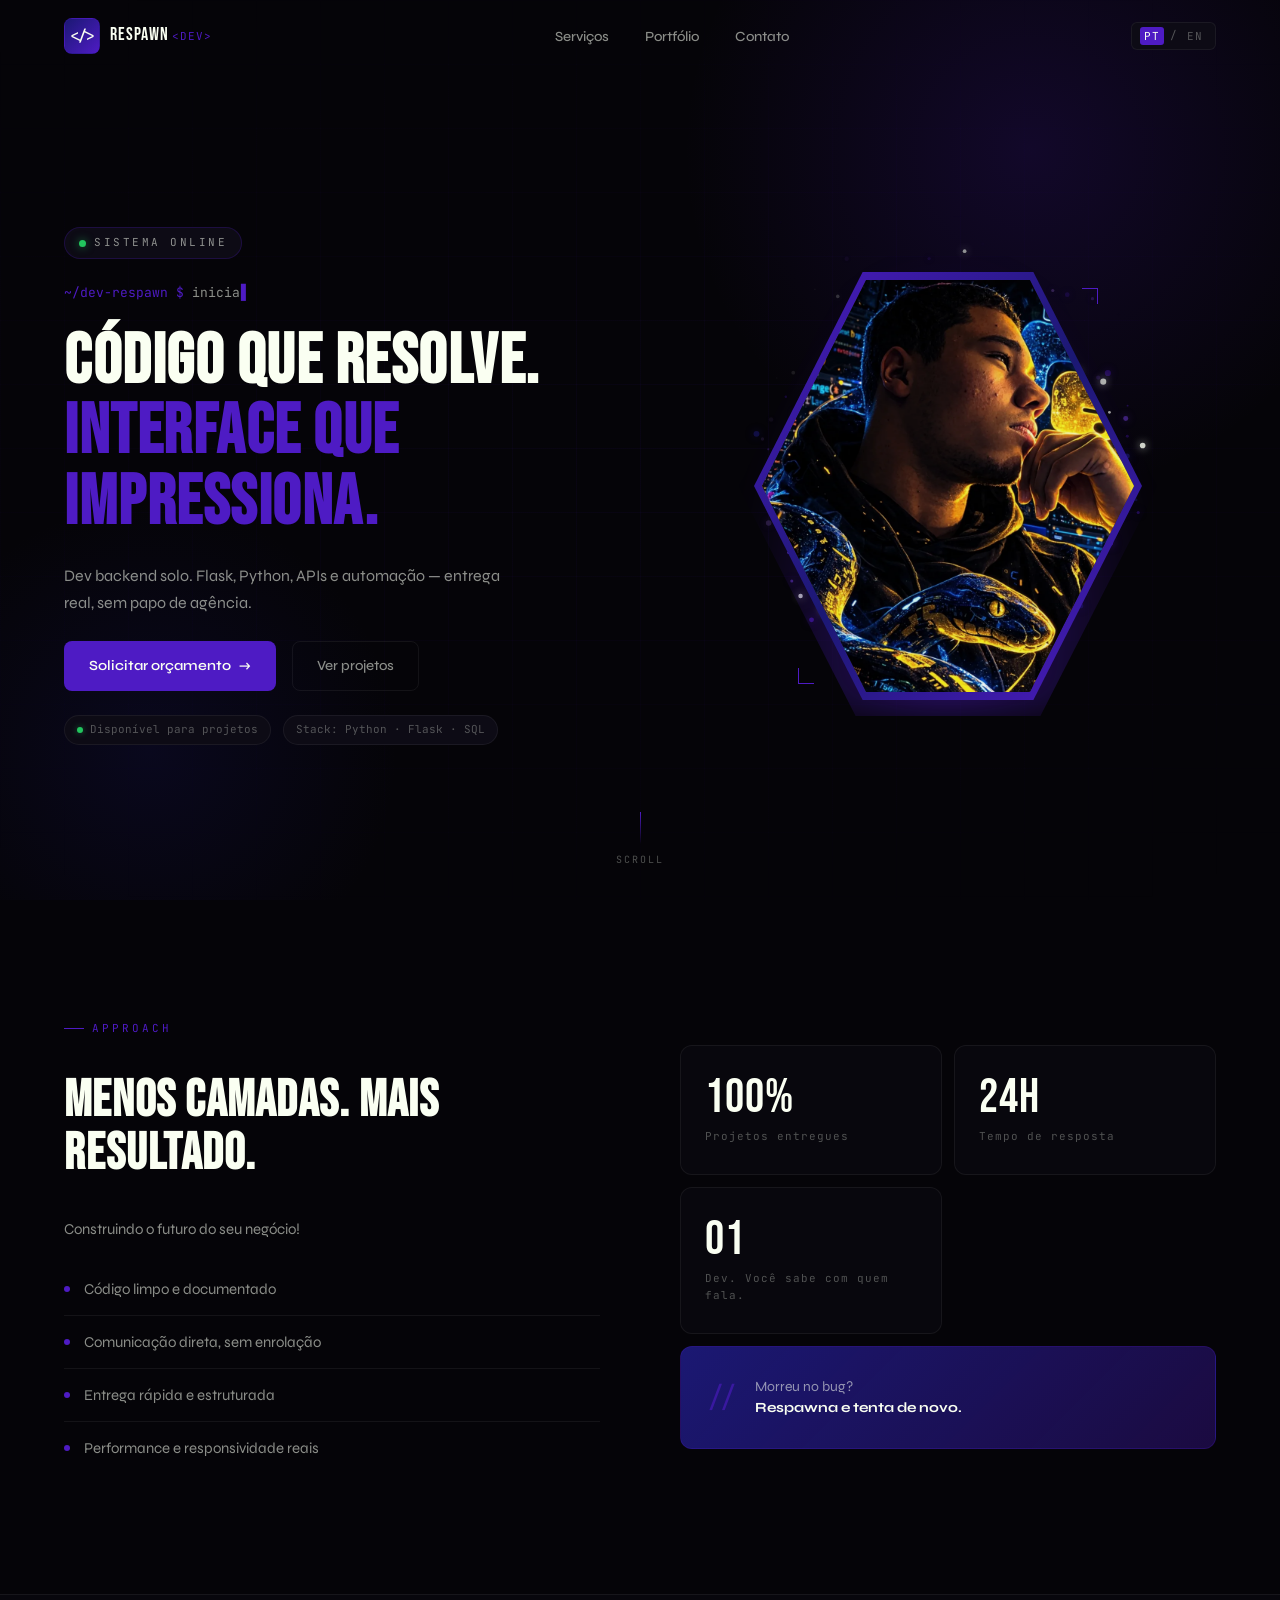
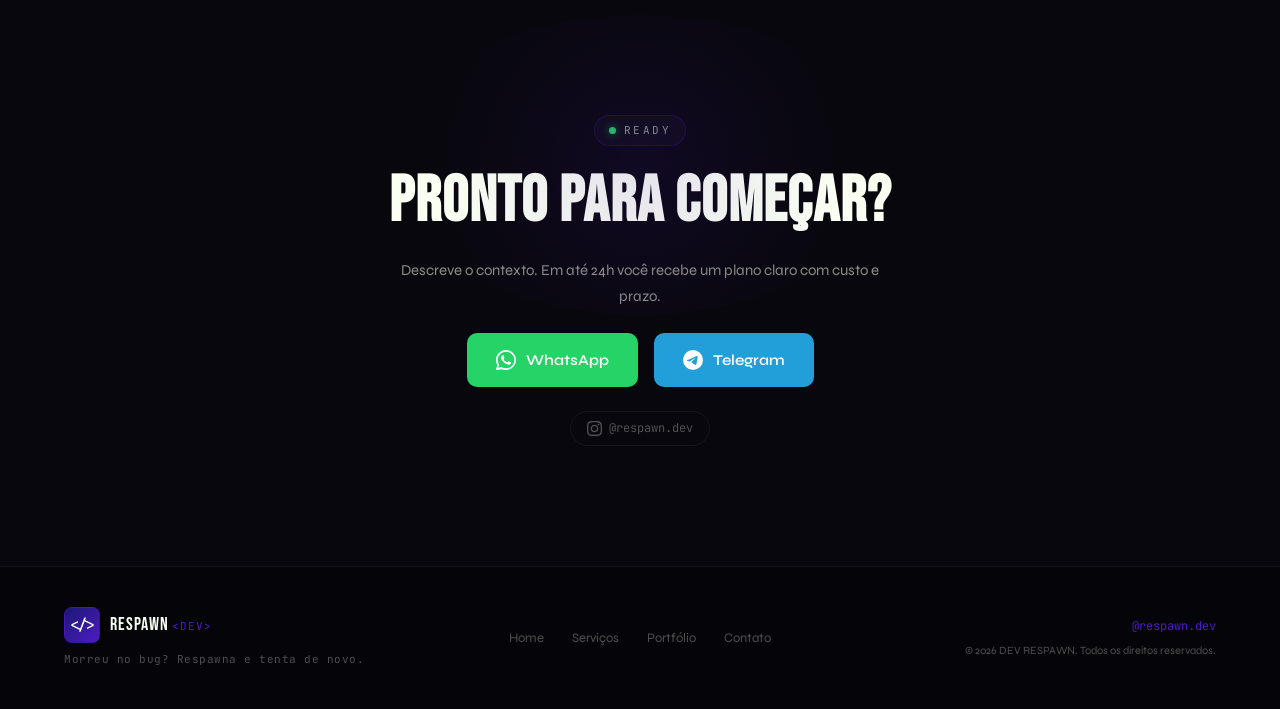
<file: index.html>
<!DOCTYPE html>
<html lang="pt-BR" data-lang="pt">
<head>
    <meta charset="UTF-8">
    <meta name="viewport" content="width=device-width, initial-scale=1.0">
    <title>Dev Respawn — Erick | Backend Developer</title>
    <meta name="description" content="Desenvolvedor backend solo. Flask, Python, APIs e automação com entrega real.">
    <link rel="stylesheet" href="./static/css/style.css">
    <link rel="preconnect" href="https://fonts.googleapis.com">
    <link rel="preconnect" href="https://fonts.gstatic.com" crossorigin>
    <link href="https://fonts.googleapis.com/css2?family=Bebas+Neue&family=Syne:wght@400;500;600;700;800&family=JetBrains+Mono:wght@300;400;500&display=swap" rel="stylesheet">
</head>
<body>

    <!-- ═══════════════════════════════ NAVBAR ═══════════════════════════════ -->
    <nav class="navbar" id="navbar">
        <div class="nav-container">
            <a href="./index.html" class="nav-logo">
                <div class="logo-icon">&lt;/&gt;</div>
                <div class="logo-wordmark">
                    <span class="logo-respawn">RESPAWN</span><span class="logo-dev">&lt;DEV&gt;</span>
                </div>
            </a>

            <ul class="nav-links" id="nav-links">
                <li><a href="./services.html" data-i18n="nav_services">Serviços</a></li>
                <li><a href="./portfolio.html" data-i18n="nav_portfolio">Portfólio</a></li>
                <li><a href="./contact.html" data-i18n="nav_contact">Contato</a></li>
            </ul>

            <div class="nav-right">
                <div class="lang-toggle">
                    <button class="lang-btn active" data-lang="pt">PT</button>
                    <span class="lang-sep">/</span>
                    <button class="lang-btn" data-lang="en">EN</button>
                </div>
                <button class="hamburger" id="hamburger" aria-label="Abrir menu">
                    <span></span><span></span><span></span>
                </button>
            </div>
        </div>

        <div class="mobile-menu" id="mobile-menu">
            <a href="./services.html" data-i18n="nav_services">Serviços</a>
            <a href="./portfolio.html" data-i18n="nav_portfolio">Portfólio</a>
            <a href="./contact.html" data-i18n="nav_contact">Contato</a>
            <div class="mobile-lang">
                <button class="lang-btn active" data-lang="pt">PT</button>
                <span class="lang-sep">/</span>
                <button class="lang-btn" data-lang="en">EN</button>
            </div>
        </div>
    </nav>

    <!-- ═══════════════════════════════ HERO ═══════════════════════════════ -->
    <section class="hero" id="hero">
        <div class="hero-bg">
            <div class="grid-overlay"></div>
            <div class="hero-glow-1"></div>
            <div class="hero-glow-2"></div>
        </div>

        <div class="hero-container">
            <div class="hero-content">
                <div class="hero-badge">
                    <span class="badge-dot"></span>
                    <span data-i18n="hero_badge">SISTEMA ONLINE</span>
                </div>

                <div class="terminal-bar">
                    <span class="t-prompt">~/dev-respawn $&nbsp;</span>
                    <span class="t-text" id="terminal-text"></span><span class="t-cursor">▋</span>
                </div>

                <h1 class="hero-title">
                    <span class="title-line" data-i18n="hero_title_1">Código que resolve.</span>
                    <span class="title-line accent" data-i18n="hero_title_2">Interface que impressiona.</span>
                </h1>

                <p class="hero-sub" data-i18n="hero_sub">
                    Dev backend solo. Flask, Python, APIs e automação
                </p>

                <div class="hero-ctas">
                    <a href="./contact.html" class="btn-primary">
                        <span data-i18n="hero_cta1">Solicitar orçamento</span>
                        <span class="btn-arrow">→</span>
                    </a>
                    <a href="./portfolio.html" class="btn-ghost" data-i18n="hero_cta2">
                        Ver projetos
                    </a>
                </div>

                <div class="hero-meta">
                    <div class="meta-pill">
                        <span class="meta-dot online"></span>
                        <span data-i18n="meta_status">Disponível para projetos</span>
                    </div>
                    <div class="meta-pill">
                        <span class="meta-label">Stack:</span>
                        <span>Python · Flask · SQL</span>
                    </div>
                </div>
            </div>

            <div class="hero-visual">
                <div class="photo-hex-wrapper">
                    <canvas id="particle-canvas" aria-hidden="true"></canvas>
                    <div class="hex-glow-base"></div>
                    <div class="hex-border"></div>
                    <div class="hex-frame">
                        <img
                            src="./static/img/erick.webp"
                            alt="Erick — Dev Respawn"
                            class="hero-photo"
                        >
                    </div>
                    <div class="hex-tag">
                        <span class="hex-tag-key">instance</span>
                        <span class="hex-tag-val">erick.py</span>
                    </div>
                    <div class="hex-corner top-right"></div>
                    <div class="hex-corner bottom-left"></div>
                </div>
            </div>
        </div>

        <div class="hero-scroll-hint">
            <div class="scroll-line"></div>
            <span data-i18n="scroll_hint">scroll</span>
        </div>
    </section>

    <!-- ═══════════════════════════════ DIFERENCIAIS ═══════════════════════════════ -->
    <section class="section diff-section">
        <div class="container">
            <div class="diff-grid">
                <div class="diff-left">
                    <div class="section-eyebrow" data-i18n="diff_eyebrow">APPROACH</div>
                    <h2 class="section-title" data-i18n="diff_title">MENOS CAMADAS. MAIS RESULTADO.</h2>
                    <p class="section-sub" data-i18n="diff_sub">
                        Construindo o futuro do seu negócio!
                    </p>
                    <ul class="diff-list">
                        <li class="diff-item">
                            <span class="diff-dot"></span>
                            <span data-i18n="diff_1">Código limpo e documentado</span>
                        </li>
                        <li class="diff-item">
                            <span class="diff-dot"></span>
                            <span data-i18n="diff_2">Comunicação direta, sem enrolação</span>
                        </li>
                        <li class="diff-item">
                            <span class="diff-dot"></span>
                            <span data-i18n="diff_3">Entrega rápida e estruturada</span>
                        </li>
                        <li class="diff-item">
                            <span class="diff-dot"></span>
                            <span data-i18n="diff_4">Performance e responsividade reais</span>
                        </li>
                    </ul>
                </div>

                <div class="diff-right">
                    <div class="stats-grid">
                        <div class="stat-card">
                            <div class="stat-num">100%</div>
                            <div class="stat-label" data-i18n="stat_1">Projetos entregues</div>
                        </div>
                        <div class="stat-card">
                            <div class="stat-num">24h</div>
                            <div class="stat-label" data-i18n="stat_2">Tempo de resposta</div>
                        </div>
                        <div class="stat-card">
                            <div class="stat-num">01</div>
                            <div class="stat-label" data-i18n="stat_3">Dev. Você sabe com quem fala.</div>
                        </div>
                        <div class="stat-card tagline-card">
                            <span class="tagline-icon">//</span>
                            <p data-i18n="stat_tagline">Morreu no bug?<br><strong>Respawna e tenta de novo.</strong></p>
                        </div>
                    </div>
                </div>
            </div>
        </div>
    </section>

    <!-- ═══════════════════════════════ CTA FINAL ═══════════════════════════════ -->
    <section class="section cta-section">
        <div class="container">
            <div class="cta-inner">
                <div class="cta-glow"></div>
                <div class="hero-badge">
                    <span class="badge-dot"></span>
                    <span data-i18n="cta_badge">READY</span>
                </div>
                <h2 class="cta-title" data-i18n="cta_title">Pronto para começar?</h2>
                <p class="cta-sub" data-i18n="cta_sub">
                    Descreve o contexto. Em até 24h você recebe um plano claro com custo e prazo.
                </p>

                <div class="cta-buttons">
                    <a href="https://wa.me/5553984261057" class="btn-cta whatsapp" target="_blank" rel="noopener noreferrer">
                        <svg viewBox="0 0 24 24" fill="currentColor" width="20" height="20" aria-hidden="true">
                            <path d="M17.472 14.382c-.297-.149-1.758-.867-2.03-.967-.273-.099-.471-.148-.67.15-.197.297-.767.966-.94 1.164-.173.199-.347.223-.644.075-.297-.15-1.255-.463-2.39-1.475-.883-.788-1.48-1.761-1.653-2.059-.173-.297-.018-.458.13-.606.134-.133.298-.347.446-.52.149-.174.198-.298.298-.497.099-.198.05-.371-.025-.52-.075-.149-.669-1.612-.916-2.207-.242-.579-.487-.5-.669-.51-.173-.008-.371-.01-.57-.01-.198 0-.52.074-.792.372-.272.297-1.04 1.016-1.04 2.479 0 1.462 1.065 2.875 1.213 3.074.149.198 2.096 3.2 5.077 4.487.709.306 1.262.489 1.694.625.712.227 1.36.195 1.871.118.571-.085 1.758-.719 2.006-1.413.248-.694.248-1.289.173-1.413-.074-.124-.272-.198-.57-.347z"/>
                            <path d="M12 0C5.373 0 0 5.373 0 12c0 2.127.558 4.126 1.533 5.857L.057 23.571a.75.75 0 00.932.932l5.714-1.476A11.952 11.952 0 0012 24c6.627 0 12-5.373 12-12S18.627 0 12 0zm0 22c-1.886 0-3.655-.51-5.175-1.402l-.37-.214-3.837.99.99-3.837-.214-.37A9.952 9.952 0 012 12C2 6.486 6.486 2 12 2s10 4.486 10 10-4.486 10-10 10z"/>
                        </svg>
                        WhatsApp
                    </a>
                    <a href="https://t.me/RespawnDev0" class="btn-cta telegram" target="_blank" rel="noopener noreferrer">
                        <svg viewBox="0 0 24 24" fill="currentColor" width="20" height="20" aria-hidden="true">
                            <path d="M11.944 0A12 12 0 0 0 0 12a12 12 0 0 0 12 12 12 12 0 0 0 12-12A12 12 0 0 0 12 0a12 12 0 0 0-.056 0zm4.962 7.224c.1-.002.321.023.465.14a.506.506 0 0 1 .171.325c.016.093.036.306.02.472-.18 1.898-.96 6.502-1.36 8.627-.168.9-.499 1.201-.82 1.23-.696.065-1.225-.46-1.9-.902-1.056-.693-1.653-1.124-2.678-1.8-1.185-.78-.417-1.21.258-1.91.177-.184 3.247-2.977 3.307-3.23.007-.032.014-.15-.056-.212s-.174-.041-.249-.024c-.106.024-1.793 1.14-5.061 3.345-.48.33-.913.49-1.302.48-.428-.008-1.252-.241-1.865-.44-.752-.245-1.349-.374-1.297-.789.027-.216.325-.437.893-.663 3.498-1.524 5.83-2.529 6.998-3.014 3.332-1.386 4.025-1.627 4.476-1.635z"/>
                        </svg>
                        Telegram
                    </a>
                </div>

                <a href="https://www.instagram.com/respawn.dev/" class="insta-link" target="_blank" rel="noopener noreferrer">
                    <svg viewBox="0 0 24 24" fill="currentColor" width="15" height="15" aria-hidden="true">
                        <path d="M12 2.163c3.204 0 3.584.012 4.85.07 3.252.148 4.771 1.691 4.919 4.919.058 1.265.069 1.645.069 4.849 0 3.205-.012 3.584-.069 4.849-.149 3.225-1.664 4.771-4.919 4.919-1.266.058-1.644.07-4.85.07-3.204 0-3.584-.012-4.849-.07-3.26-.149-4.771-1.699-4.919-4.92-.058-1.265-.07-1.644-.07-4.849 0-3.204.013-3.583.07-4.849.149-3.227 1.664-4.771 4.919-4.919 1.266-.057 1.645-.069 4.849-.069zm0-2.163c-3.259 0-3.667.014-4.947.072-4.358.2-6.78 2.618-6.98 6.98-.059 1.281-.073 1.689-.073 4.948 0 3.259.014 3.668.072 4.948.2 4.358 2.618 6.78 6.98 6.98 1.281.058 1.689.072 4.948.072 3.259 0 3.668-.014 4.948-.072 4.354-.2 6.782-2.618 6.979-6.98.059-1.28.073-1.689.073-4.948 0-3.259-.014-3.667-.072-4.947-.196-4.354-2.617-6.78-6.979-6.98-1.281-.059-1.69-.073-4.949-.073zm0 5.838c-3.403 0-6.162 2.759-6.162 6.162s2.759 6.163 6.162 6.163 6.162-2.759 6.162-6.163c0-3.403-2.759-6.162-6.162-6.162zm0 10.162c-2.209 0-4-1.79-4-4 0-2.209 1.791-4 4-4s4 1.791 4 4c0 2.21-1.791 4-4 4zm6.406-11.845c-.796 0-1.441.645-1.441 1.44s.645 1.44 1.441 1.44c.795 0 1.439-.645 1.439-1.44s-.644-1.44-1.439-1.44z"/>
                    </svg>
                    @respawn.dev
                </a>
            </div>
        </div>
    </section>

    <!-- ═══════════════════════════════ FOOTER ═══════════════════════════════ -->
    <footer class="footer">
        <div class="footer-container">
            <div class="footer-logo-block">
                <a href="./index.html" class="nav-logo">
                    <div class="logo-icon">&lt;/&gt;</div>
                    <div class="logo-wordmark">
                        <span class="logo-respawn">RESPAWN</span><span class="logo-dev">&lt;DEV&gt;</span>
                    </div>
                </a>
                <p class="footer-tagline" data-i18n="footer_tagline">Morreu no bug? Respawna e tenta de novo.</p>
            </div>

            <nav class="footer-links" aria-label="Footer navigation">
                <a href="./index.html" data-i18n="nav_home">Home</a>
                <a href="./services.html" data-i18n="nav_services">Serviços</a>
                <a href="./portfolio.html" data-i18n="nav_portfolio">Portfólio</a>
                <a href="./contact.html" data-i18n="nav_contact">Contato</a>
            </nav>

            <div class="footer-right">
                <a href="https://www.instagram.com/respawn.dev/" class="footer-social" target="_blank" rel="noopener noreferrer">@respawn.dev</a>
                <p class="footer-copy">© 2026 DEV RESPAWN. <span data-i18n="footer_rights">Todos os direitos reservados.</span></p>
            </div>
        </div>
    </footer>

    <script src="./static/js/app.js"></script>
</body>
</html>
</file>
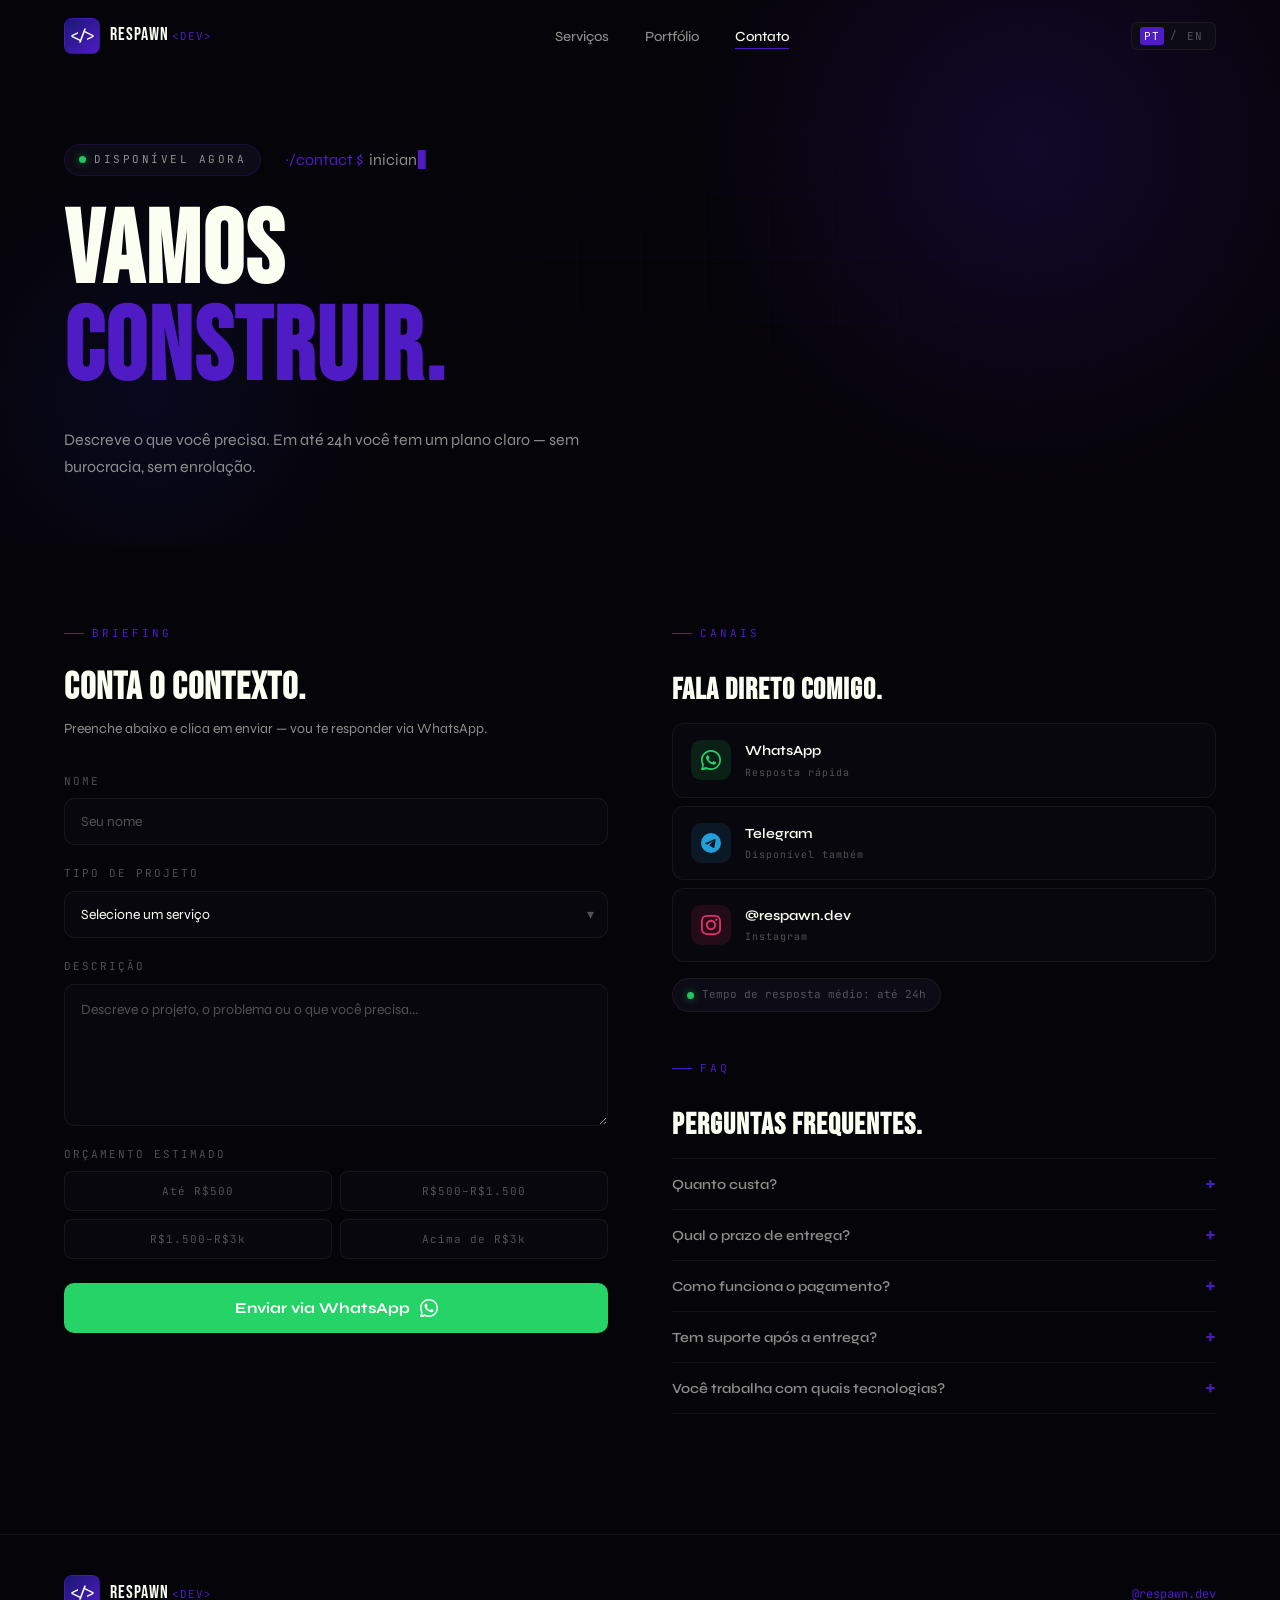
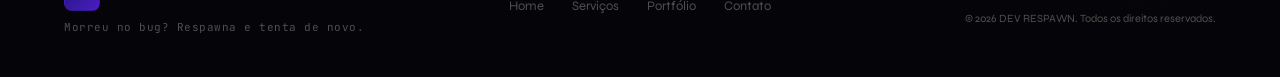
<file: contact.html>
<!DOCTYPE html>
<html lang="pt-BR" data-lang="pt">
<head>
    <meta charset="UTF-8">
    <meta name="viewport" content="width=device-width, initial-scale=1.0">
    <title>Dev Respawn — Contato</title>
    <meta name="description" content="Entre em contato com Dev Respawn. Orçamento em até 24h, sem burocracia.">
    <link rel="stylesheet" href="./static/css/style.css">
    <link rel="stylesheet" href="./static/css/contact.css">
    <link rel="preconnect" href="https://fonts.googleapis.com">
    <link rel="preconnect" href="https://fonts.gstatic.com" crossorigin>
    <link href="https://fonts.googleapis.com/css2?family=Bebas+Neue&family=Syne:wght@400;500;600;700;800&family=JetBrains+Mono:wght@300;400;500&display=swap" rel="stylesheet">
</head>
<body>

    <!-- ═══════════════ NAVBAR ═══════════════ -->
    <nav class="navbar" id="navbar">
        <div class="nav-container">
            <a href="./index.html" class="nav-logo">
                <div class="logo-icon">&lt;/&gt;</div>
                <div class="logo-wordmark">
                    <span class="logo-respawn">RESPAWN</span><span class="logo-dev">&lt;DEV&gt;</span>
                </div>
            </a>
            <ul class="nav-links" id="nav-links">
                <li><a href="./services.html" data-i18n="nav_services">Serviços</a></li>
                <li><a href="./portfolio.html" data-i18n="nav_portfolio">Portfólio</a></li>
                <li><a href="./contact.html" class="nav-active" data-i18n="nav_contact">Contato</a></li>
            </ul>
            <div class="nav-right">
                <div class="lang-toggle">
                    <button class="lang-btn active" data-lang="pt">PT</button>
                    <span class="lang-sep">/</span>
                    <button class="lang-btn" data-lang="en">EN</button>
                </div>
                <button class="hamburger" id="hamburger" aria-label="Abrir menu">
                    <span></span><span></span><span></span>
                </button>
            </div>
        </div>
        <div class="mobile-menu" id="mobile-menu">
            <a href="./services.html" data-i18n="nav_services">Serviços</a>
            <a href="./portfolio.html" data-i18n="nav_portfolio">Portfólio</a>
            <a href="./contact.html" data-i18n="nav_contact">Contato</a>
            <div class="mobile-lang">
                <button class="lang-btn active" data-lang="pt">PT</button>
                <span class="lang-sep">/</span>
                <button class="lang-btn" data-lang="en">EN</button>
            </div>
        </div>
    </nav>

    <!-- ═══════════════ HERO ═══════════════ -->
    <section class="ct-hero">
        <div class="hero-bg">
            <div class="grid-overlay"></div>
            <div class="hero-glow-1"></div>
            <div class="hero-glow-2"></div>
        </div>
        <div class="ct-hero-container">
            <div class="ct-hero-meta">
                <div class="hero-badge">
                    <span class="badge-dot"></span>
                    <span data-i18n="ct_badge">DISPONÍVEL AGORA</span>
                </div>
                <div class="pf-counter">
                    <span class="t-prompt">~/contact $&nbsp;</span>
                    <span class="t-text" id="ct-terminal-text"></span><span class="t-cursor">▋</span>
                </div>
            </div>
            <h1 class="ct-hero-title">
                <span data-i18n="ct_title_1">Vamos</span>
                <span class="accent" data-i18n="ct_title_2">construir.</span>
            </h1>
            <p class="ct-hero-sub" data-i18n="ct_sub">
                Descreve o que você precisa. Em até 24h você tem um plano claro — sem burocracia, sem enrolação.
            </p>
        </div>
        <div class="pf-hero-line"></div>
    </section>

    <!-- ═══════════════ CONTEÚDO PRINCIPAL ═══════════════ -->
    <section class="ct-section">
        <div class="container">
            <div class="ct-grid">

                <!-- ── FORMULÁRIO ── -->
                <div class="ct-form-wrap fade-up">
                    <div class="ct-form-header">
                        <span class="section-eyebrow" data-i18n="ct_form_eyebrow">BRIEFING</span>
                        <h2 class="ct-form-title" data-i18n="ct_form_title">Conta o contexto.</h2>
                        <p class="ct-form-sub" data-i18n="ct_form_sub">Preenche abaixo e clica em enviar — vou te responder via WhatsApp.</p>
                    </div>

                    <div class="ct-form" id="ct-form">

                        <div class="ct-field">
                            <label class="ct-label" for="ct-name" data-i18n="ct_label_name">Nome</label>
                            <input class="ct-input" type="text" id="ct-name" placeholder="Seu nome" autocomplete="off">
                        </div>

                        <div class="ct-field">
                            <label class="ct-label" for="ct-service" data-i18n="ct_label_service">Tipo de projeto</label>
                            <div class="ct-select-wrap">
                                <select class="ct-input ct-select" id="ct-service">
                                    <option value="" data-i18n="ct_select_placeholder">Selecione um serviço</option>
                                    <option value="Landing Page" data-i18n="ct_opt_1">Landing Page</option>
                                    <option value="Website" data-i18n="ct_opt_2">Website</option>
                                    <option value="Sistema Web" data-i18n="ct_opt_3">Sistema Web</option>
                                    <option value="Correção de Bug" data-i18n="ct_opt_4">Correção de Bug</option>
                                    <option value="API / Integração" data-i18n="ct_opt_5">API / Integração</option>
                                    <option value="Automação" data-i18n="ct_opt_6">Automação</option>
                                    <option value="Outro" data-i18n="ct_opt_7">Outro</option>
                                </select>
                                <span class="ct-select-arrow">▾</span>
                            </div>
                        </div>

                        <div class="ct-field">
                            <label class="ct-label" for="ct-desc" data-i18n="ct_label_desc">Descrição</label>
                            <textarea class="ct-input ct-textarea" id="ct-desc" rows="5" placeholder="Descreve o projeto, o problema ou o que você precisa..."></textarea>
                        </div>

                        <div class="ct-field">
                            <label class="ct-label" data-i18n="ct_label_budget">Orçamento estimado</label>
                            <div class="ct-budget-grid">
                                <button class="ct-budget-btn" data-value="Até R$500" data-i18n="ct_budget_1">Até R$500</button>
                                <button class="ct-budget-btn" data-value="R$500–R$1.500" data-i18n="ct_budget_2">R$500–R$1.500</button>
                                <button class="ct-budget-btn" data-value="R$1.500–R$3.000" data-i18n="ct_budget_3">R$1.500–R$3k</button>
                                <button class="ct-budget-btn" data-value="Acima de R$3.000" data-i18n="ct_budget_4">Acima de R$3k</button>
                            </div>
                        </div>

                        <button class="ct-submit" id="ct-submit" type="button">
                            <span data-i18n="ct_submit">Enviar via WhatsApp</span>
                            <svg viewBox="0 0 24 24" fill="currentColor" width="18" height="18"><path d="M17.472 14.382c-.297-.149-1.758-.867-2.03-.967-.273-.099-.471-.148-.67.15-.197.297-.767.966-.94 1.164-.173.199-.347.223-.644.075-.297-.15-1.255-.463-2.39-1.475-.883-.788-1.48-1.761-1.653-2.059-.173-.297-.018-.458.13-.606.134-.133.298-.347.446-.52.149-.174.198-.298.298-.497.099-.198.05-.371-.025-.52-.075-.149-.669-1.612-.916-2.207-.242-.579-.487-.5-.669-.51-.173-.008-.371-.01-.57-.01-.198 0-.52.074-.792.372-.272.297-1.04 1.016-1.04 2.479 0 1.462 1.065 2.875 1.213 3.074.149.198 2.096 3.2 5.077 4.487.709.306 1.262.489 1.694.625.712.227 1.36.195 1.871.118.571-.085 1.758-.719 2.006-1.413.248-.694.248-1.289.173-1.413-.074-.124-.272-.198-.57-.347z"/><path d="M12 0C5.373 0 0 5.373 0 12c0 2.127.558 4.126 1.533 5.857L.057 23.571a.75.75 0 00.932.932l5.714-1.476A11.952 11.952 0 0012 24c6.627 0 12-5.373 12-12S18.627 0 12 0zm0 22c-1.886 0-3.655-.51-5.175-1.402l-.37-.214-3.837.99.99-3.837-.214-.37A9.952 9.952 0 012 12C2 6.486 6.486 2 12 2s10 4.486 10 10-4.486 10-10 10z"/></svg>
                        </button>

                    </div>
                </div>

                <!-- ── CANAIS + FAQ ── -->
                <div class="ct-sidebar fade-up" data-delay="100">

                    <!-- Canais -->
                    <div class="ct-channels">
                        <span class="section-eyebrow" data-i18n="ct_channels_eyebrow">CANAIS</span>
                        <h3 class="ct-sidebar-title" data-i18n="ct_channels_title">Fala direto comigo.</h3>

                        <div class="ct-channel-list">
                            <a href="https://wa.me/5553984261057" class="ct-channel" target="_blank" rel="noopener noreferrer">
                                <div class="ct-channel-icon ct-channel-icon--wa">
                                    <svg viewBox="0 0 24 24" fill="currentColor" width="20" height="20"><path d="M17.472 14.382c-.297-.149-1.758-.867-2.03-.967-.273-.099-.471-.148-.67.15-.197.297-.767.966-.94 1.164-.173.199-.347.223-.644.075-.297-.15-1.255-.463-2.39-1.475-.883-.788-1.48-1.761-1.653-2.059-.173-.297-.018-.458.13-.606.134-.133.298-.347.446-.52.149-.174.198-.298.298-.497.099-.198.05-.371-.025-.52-.075-.149-.669-1.612-.916-2.207-.242-.579-.487-.5-.669-.51-.173-.008-.371-.01-.57-.01-.198 0-.52.074-.792.372-.272.297-1.04 1.016-1.04 2.479 0 1.462 1.065 2.875 1.213 3.074.149.198 2.096 3.2 5.077 4.487.709.306 1.262.489 1.694.625.712.227 1.36.195 1.871.118.571-.085 1.758-.719 2.006-1.413.248-.694.248-1.289.173-1.413-.074-.124-.272-.198-.57-.347z"/><path d="M12 0C5.373 0 0 5.373 0 12c0 2.127.558 4.126 1.533 5.857L.057 23.571a.75.75 0 00.932.932l5.714-1.476A11.952 11.952 0 0012 24c6.627 0 12-5.373 12-12S18.627 0 12 0zm0 22c-1.886 0-3.655-.51-5.175-1.402l-.37-.214-3.837.99.99-3.837-.214-.37A9.952 9.952 0 012 12C2 6.486 6.486 2 12 2s10 4.486 10 10-4.486 10-10 10z"/></svg>
                                </div>
                                <div class="ct-channel-body">
                                    <span class="ct-channel-name">WhatsApp</span>
                                    <span class="ct-channel-tag" data-i18n="ct_wa_tag">Resposta rápida</span>
                                </div>
                                <span class="ct-channel-arrow">→</span>
                            </a>

                            <a href="https://t.me/RespawnDev0" class="ct-channel" target="_blank" rel="noopener noreferrer">
                                <div class="ct-channel-icon ct-channel-icon--tg">
                                    <svg viewBox="0 0 24 24" fill="currentColor" width="20" height="20"><path d="M11.944 0A12 12 0 0 0 0 12a12 12 0 0 0 12 12 12 12 0 0 0 12-12A12 12 0 0 0 12 0a12 12 0 0 0-.056 0zm4.962 7.224c.1-.002.321.023.465.14a.506.506 0 0 1 .171.325c.016.093.036.306.02.472-.18 1.898-.96 6.502-1.36 8.627-.168.9-.499 1.201-.82 1.23-.696.065-1.225-.46-1.9-.902-1.056-.693-1.653-1.124-2.678-1.8-1.185-.78-.417-1.21.258-1.91.177-.184 3.247-2.977 3.307-3.23.007-.032.014-.15-.056-.212s-.174-.041-.249-.024c-.106.024-1.793 1.14-5.061 3.345-.48.33-.913.49-1.302.48-.428-.008-1.252-.241-1.865-.44-.752-.245-1.349-.374-1.297-.789.027-.216.325-.437.893-.663 3.498-1.524 5.83-2.529 6.998-3.014 3.332-1.386 4.025-1.627 4.476-1.635z"/></svg>
                                </div>
                                <div class="ct-channel-body">
                                    <span class="ct-channel-name">Telegram</span>
                                    <span class="ct-channel-tag" data-i18n="ct_tg_tag">Disponível também</span>
                                </div>
                                <span class="ct-channel-arrow">→</span>
                            </a>

                            <a href="https://www.instagram.com/respawn.dev/" class="ct-channel" target="_blank" rel="noopener noreferrer">
                                <div class="ct-channel-icon ct-channel-icon--ig">
                                    <svg viewBox="0 0 24 24" fill="currentColor" width="20" height="20"><path d="M12 2.163c3.204 0 3.584.012 4.85.07 3.252.148 4.771 1.691 4.919 4.919.058 1.265.069 1.645.069 4.849 0 3.205-.012 3.584-.069 4.849-.149 3.225-1.664 4.771-4.919 4.919-1.266.058-1.644.07-4.85.07-3.204 0-3.584-.012-4.849-.07-3.26-.149-4.771-1.699-4.919-4.92-.058-1.265-.07-1.644-.07-4.849 0-3.204.013-3.583.07-4.849.149-3.227 1.664-4.771 4.919-4.919 1.266-.057 1.645-.069 4.849-.069zm0-2.163c-3.259 0-3.667.014-4.947.072-4.358.2-6.78 2.618-6.98 6.98-.059 1.281-.073 1.689-.073 4.948 0 3.259.014 3.668.072 4.948.2 4.358 2.618 6.78 6.98 6.98 1.281.058 1.689.072 4.948.072 3.259 0 3.668-.014 4.948-.072 4.354-.2 6.782-2.618 6.979-6.98.059-1.28.073-1.689.073-4.948 0-3.259-.014-3.667-.072-4.947-.196-4.354-2.617-6.78-6.979-6.98-1.281-.059-1.69-.073-4.949-.073zm0 5.838c-3.403 0-6.162 2.759-6.162 6.162s2.759 6.163 6.162 6.163 6.162-2.759 6.162-6.163c0-3.403-2.759-6.162-6.162-6.162zm0 10.162c-2.209 0-4-1.79-4-4 0-2.209 1.791-4 4-4s4 1.791 4 4c0 2.21-1.791 4-4 4zm6.406-11.845c-.796 0-1.441.645-1.441 1.44s.645 1.44 1.441 1.44c.795 0 1.439-.645 1.439-1.44s-.644-1.44-1.439-1.44z"/></svg>
                                </div>
                                <div class="ct-channel-body">
                                    <span class="ct-channel-name">@respawn.dev</span>
                                    <span class="ct-channel-tag" data-i18n="ct_ig_tag">Instagram</span>
                                </div>
                                <span class="ct-channel-arrow">→</span>
                            </a>
                        </div>

                        <div class="ct-response-pill">
                            <span class="badge-dot"></span>
                            <span data-i18n="ct_response">Tempo de resposta médio: até 24h</span>
                        </div>
                    </div>

                    <!-- FAQ -->
                    <div class="ct-faq">
                        <span class="section-eyebrow" data-i18n="ct_faq_eyebrow">FAQ</span>
                        <h3 class="ct-sidebar-title" data-i18n="ct_faq_title">Perguntas frequentes.</h3>

                        <div class="ct-faq-list">

                            <div class="ct-faq-item">
                                <button class="ct-faq-q" aria-expanded="false">
                                    <span data-i18n="faq_q1">Quanto custa?</span>
                                    <span class="ct-faq-icon">+</span>
                                </button>
                                <div class="ct-faq-a" hidden>
                                    <p data-i18n="faq_a1">Depende do escopo. Após o briefing você recebe um orçamento detalhado em até 24h — sem surpresas e sem letra miúda.</p>
                                </div>
                            </div>

                            <div class="ct-faq-item">
                                <button class="ct-faq-q" aria-expanded="false">
                                    <span data-i18n="faq_q2">Qual o prazo de entrega?</span>
                                    <span class="ct-faq-icon">+</span>
                                </button>
                                <div class="ct-faq-a" hidden>
                                    <p data-i18n="faq_a2">Varia com a complexidade. Landing pages simples: 3–5 dias. Sistemas e websites: combinamos no briefing. Sempre com prazo real, não inflado.</p>
                                </div>
                            </div>

                            <div class="ct-faq-item">
                                <button class="ct-faq-q" aria-expanded="false">
                                    <span data-i18n="faq_q3">Como funciona o pagamento?</span>
                                    <span class="ct-faq-icon">+</span>
                                </button>
                                <div class="ct-faq-a" hidden>
                                    <p data-i18n="faq_a3">Geralmente 50% na aprovação da proposta e 50% na entrega. Para projetos menores, pode ser combinado de outra forma.</p>
                                </div>
                            </div>

                            <div class="ct-faq-item">
                                <button class="ct-faq-q" aria-expanded="false">
                                    <span data-i18n="faq_q4">Tem suporte após a entrega?</span>
                                    <span class="ct-faq-icon">+</span>
                                </button>
                                <div class="ct-faq-a" hidden>
                                    <p data-i18n="faq_a4">Sim. Suporte pós-entrega incluso — porque bug não avisa hora. Problemas relacionados ao que foi entregue são resolvidos sem custo adicional.</p>
                                </div>
                            </div>

                            <div class="ct-faq-item">
                                <button class="ct-faq-q" aria-expanded="false">
                                    <span data-i18n="faq_q5">Você trabalha com quais tecnologias?</span>
                                    <span class="ct-faq-icon">+</span>
                                </button>
                                <div class="ct-faq-a" hidden>
                                    <p data-i18n="faq_a5">Python, Flask, SQLite, HTML5, CSS3 e JavaScript puro. Para projetos específicos, posso avaliar outras stacks.</p>
                                </div>
                            </div>

                        </div>
                    </div>

                </div>
            </div>
        </div>
    </section>

    <!-- ═══════════════ FOOTER ═══════════════ -->
    <footer class="footer">
        <div class="footer-container">
            <div class="footer-logo-block">
                <a href="./index.html" class="nav-logo">
                    <div class="logo-icon">&lt;/&gt;</div>
                    <div class="logo-wordmark">
                        <span class="logo-respawn">RESPAWN</span><span class="logo-dev">&lt;DEV&gt;</span>
                    </div>
                </a>
                <p class="footer-tagline" data-i18n="footer_tagline">Morreu no bug? Respawna e tenta de novo.</p>
            </div>
            <nav class="footer-links" aria-label="Footer navigation">
                <a href="./index.html" data-i18n="nav_home">Home</a>
                <a href="./services.html" data-i18n="nav_services">Serviços</a>
                <a href="./portfolio.html" data-i18n="nav_portfolio">Portfólio</a>
                <a href="./contact.html" data-i18n="nav_contact">Contato</a>
            </nav>
            <div class="footer-right">
                <a href="https://www.instagram.com/respawn.dev/" class="footer-social" target="_blank" rel="noopener noreferrer">@respawn.dev</a>
                <p class="footer-copy">© 2026 DEV RESPAWN. <span data-i18n="footer_rights">Todos os direitos reservados.</span></p>
            </div>
        </div>
    </footer>

    <script src="./static/js/app.js"></script>
    <script src="./static/js/contact.js"></script>
</body>
</html>
</file>
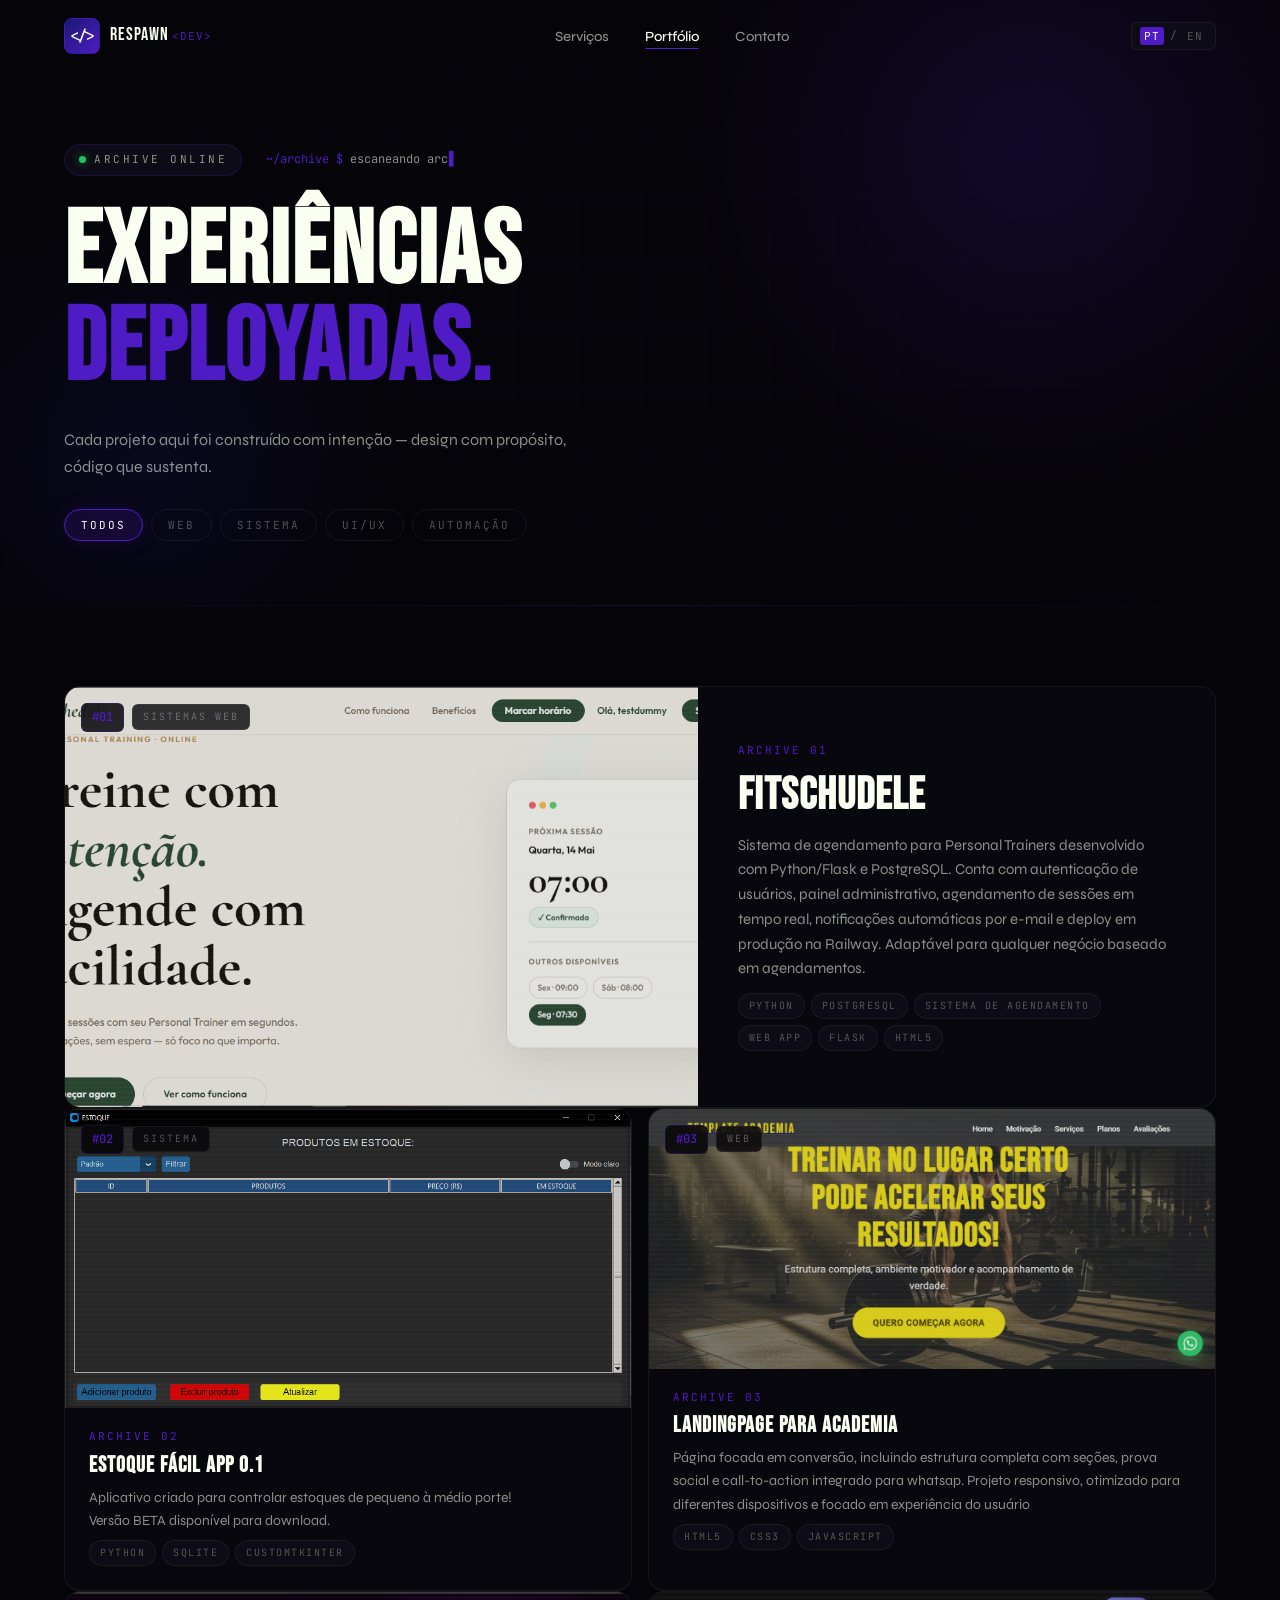
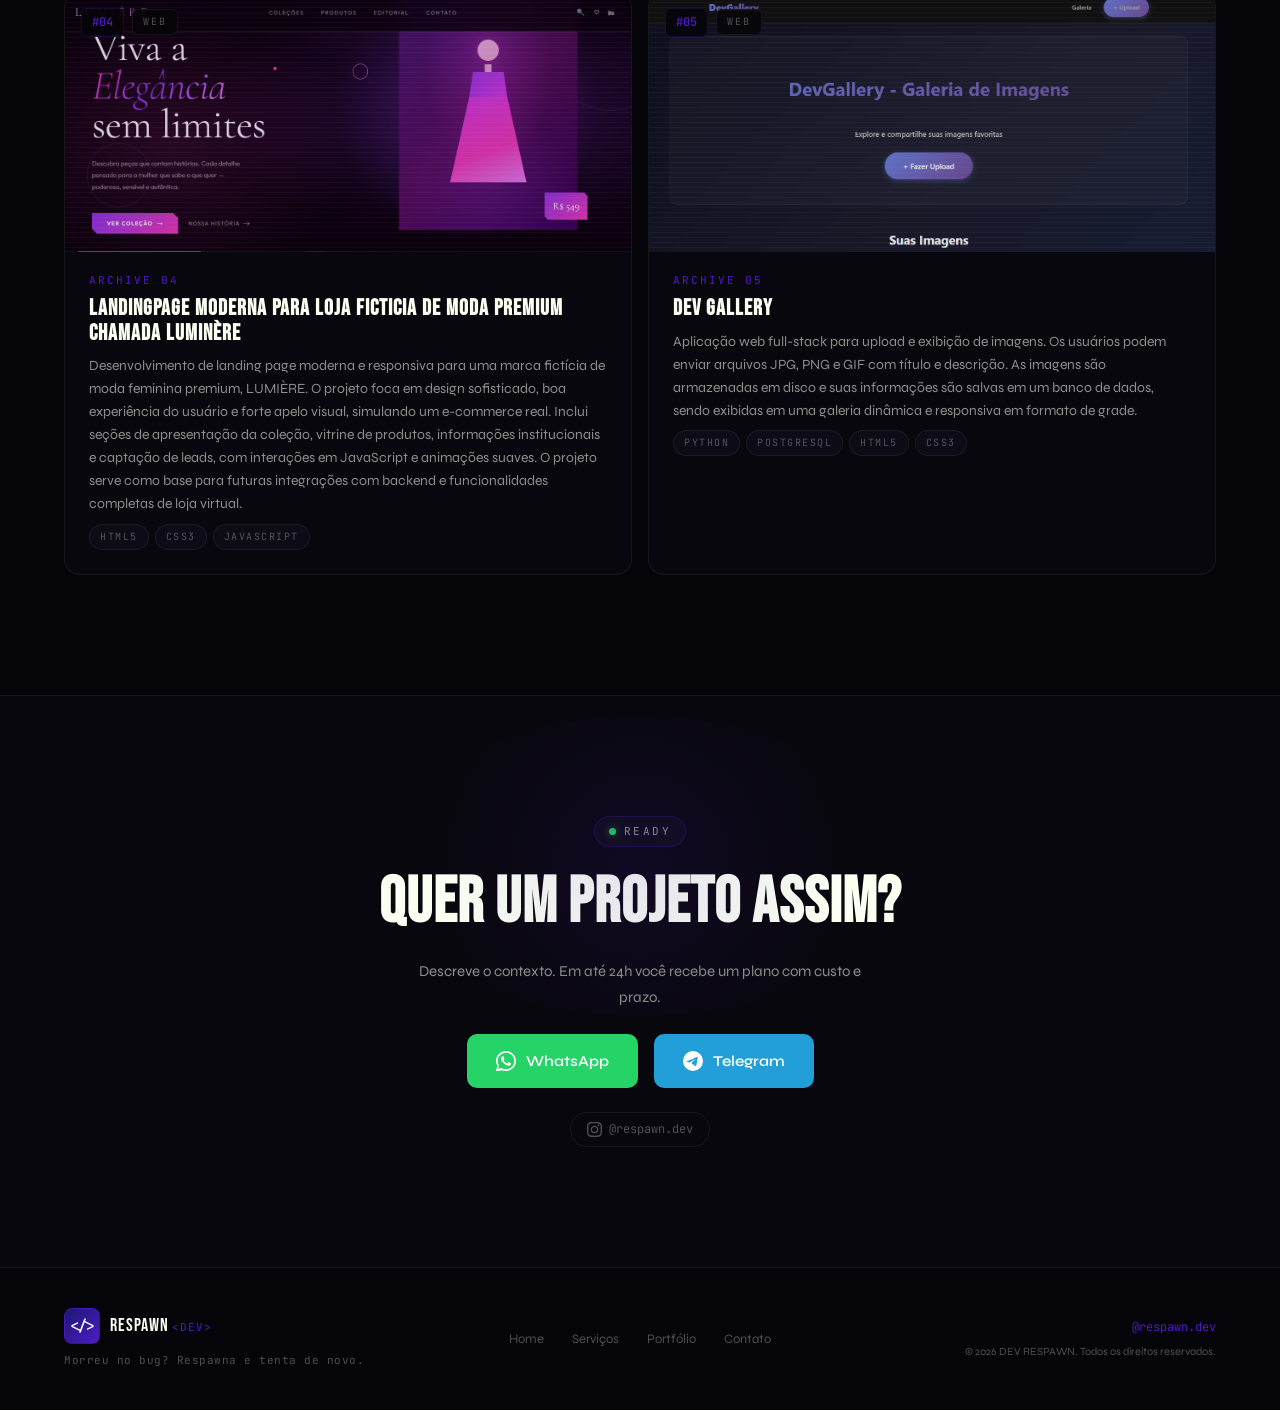
<file: portfolio.html>
<!DOCTYPE html>
<html lang="pt-BR" data-lang="pt">
<head>
    <meta charset="UTF-8">
    <meta name="viewport" content="width=device-width, initial-scale=1.0">
    <title>Dev Respawn — Portfólio</title>
    <meta name="description" content="Archive de experiências digitais deployadas — interfaces, sistemas web e automação.">
    <link rel="stylesheet" href="./static/css/style.css">
    <link rel="stylesheet" href="./static/css/portfolio.css">
    <link rel="preconnect" href="https://fonts.googleapis.com">
    <link rel="preconnect" href="https://fonts.gstatic.com" crossorigin>
    <link href="https://fonts.googleapis.com/css2?family=Bebas+Neue&family=Syne:wght@400;500;600;700;800&family=JetBrains+Mono:wght@300;400;500&display=swap" rel="stylesheet">
</head>
<body>

    <!-- ═══════════════ NAVBAR (idêntica à homepage) ═══════════════ -->
    <nav class="navbar" id="navbar">
        <div class="nav-container">
            <a href="./index.html" class="nav-logo">
                <div class="logo-icon">&lt;/&gt;</div>
                <div class="logo-wordmark">
                    <span class="logo-respawn">RESPAWN</span><span class="logo-dev">&lt;DEV&gt;</span>
                </div>
            </a>

            <ul class="nav-links" id="nav-links">
                <li><a href="./services.html" data-i18n="nav_services">Serviços</a></li>
                <li><a href="./portfolio.html" class="nav-active" data-i18n="nav_portfolio">Portfólio</a></li>
                <li><a href="./contact.html" data-i18n="nav_contact">Contato</a></li>
            </ul>

            <div class="nav-right">
                <div class="lang-toggle">
                    <button class="lang-btn active" data-lang="pt">PT</button>
                    <span class="lang-sep">/</span>
                    <button class="lang-btn" data-lang="en">EN</button>
                </div>
                <button class="hamburger" id="hamburger" aria-label="Abrir menu">
                    <span></span><span></span><span></span>
                </button>
            </div>
        </div>

        <div class="mobile-menu" id="mobile-menu">
            <a href="./services.html" data-i18n="nav_services">Serviços</a>
            <a href="./portfolio.html" data-i18n="nav_portfolio">Portfólio</a>
            <a href="./contact.html" data-i18n="nav_contact">Contato</a>
            <div class="mobile-lang">
                <button class="lang-btn active" data-lang="pt">PT</button>
                <span class="lang-sep">/</span>
                <button class="lang-btn" data-lang="en">EN</button>
            </div>
        </div>
    </nav>

    <!-- ═══════════════ HERO DO PORTFÓLIO ═══════════════ -->
    <section class="pf-hero">
        <div class="hero-bg">
            <div class="grid-overlay"></div>
            <div class="hero-glow-1"></div>
            <div class="hero-glow-2"></div>
        </div>

        <div class="pf-hero-container">
            <div class="pf-hero-meta">
                <div class="hero-badge">
                    <span class="badge-dot"></span>
                    <span data-i18n="pf_badge">ARCHIVE ONLINE</span>
                </div>
                <div class="pf-counter">
                    <span class="t-prompt">~/archive $&nbsp;</span>
                    <span class="t-text" id="pf-terminal-text"></span><span class="t-cursor">▋</span>
                </div>
            </div>

            <h1 class="pf-hero-title">
                <span data-i18n="pf_title_1">Experiências</span>
                <span class="accent" data-i18n="pf_title_2">Deployadas.</span>
            </h1>

            <p class="pf-hero-sub" data-i18n="pf_sub">
                Cada projeto aqui foi construído com intenção — design com propósito, código que sustenta.
            </p>

            <!-- Filtros visuais -->
            <div class="pf-filters" role="list" aria-label="Filtros de categoria">
                <button class="pf-filter active" data-filter="all" data-i18n="filter_all">TODOS</button>
                <button class="pf-filter" data-filter="web" data-i18n="filter_web">WEB</button>
                <button class="pf-filter" data-filter="system" data-i18n="filter_system">SISTEMA</button>
                <button class="pf-filter" data-filter="ui" data-i18n="filter_ui">UI/UX</button>
                <button class="pf-filter" data-filter="auto" data-i18n="filter_auto">AUTOMAÇÃO</button>
            </div>
        </div>

        <div class="pf-hero-line"></div>
    </section>

    <!-- ═══════════════ GRID DE PROJETOS ═══════════════ -->
    <section class="pf-section">
        <div class="container">
            <!-- Cards serão inseridos aqui via portfolio.js -->
            <div id="pf-projects-root" aria-live="polite"></div>

            <!-- Estado vazio -->
            <div id="pf-empty-state" class="pf-empty fade-up" style="display:none;">
                <div class="hero-badge" style="margin: 0 auto 20px;">
                    <span class="badge-dot"></span>
                    <span data-i18n="pf_empty_badge">ARCHIVE VAZIO</span>
                </div>
                <p class="pf-empty-title" data-i18n="pf_empty_title">Nenhum projeto disponível ainda.</p>
                <p class="pf-empty-sub" data-i18n="pf_empty_sub">Volte em breve — novos deploys chegando.</p>
            </div>
        </div>
    </section>

    <!-- ═══════════════ CTA FINAL ═══════════════ -->
    <section class="section cta-section">
        <div class="container">
            <div class="cta-inner">
                <div class="cta-glow"></div>
                <div class="hero-badge">
                    <span class="badge-dot"></span>
                    <span data-i18n="cta_badge">READY</span>
                </div>
                <h2 class="cta-title" data-i18n="pf_cta_title">Quer um projeto assim?</h2>
                <p class="cta-sub" data-i18n="pf_cta_sub">
                    Descreve o contexto. Em até 24h você recebe um plano com custo e prazo.
                </p>
                <div class="cta-buttons">
                    <a href="https://wa.me/5553984261057" class="btn-cta whatsapp" target="_blank" rel="noopener noreferrer">
                        <svg viewBox="0 0 24 24" fill="currentColor" width="20" height="20"><path d="M17.472 14.382c-.297-.149-1.758-.867-2.03-.967-.273-.099-.471-.148-.67.15-.197.297-.767.966-.94 1.164-.173.199-.347.223-.644.075-.297-.15-1.255-.463-2.39-1.475-.883-.788-1.48-1.761-1.653-2.059-.173-.297-.018-.458.13-.606.134-.133.298-.347.446-.52.149-.174.198-.298.298-.497.099-.198.05-.371-.025-.52-.075-.149-.669-1.612-.916-2.207-.242-.579-.487-.5-.669-.51-.173-.008-.371-.01-.57-.01-.198 0-.52.074-.792.372-.272.297-1.04 1.016-1.04 2.479 0 1.462 1.065 2.875 1.213 3.074.149.198 2.096 3.2 5.077 4.487.709.306 1.262.489 1.694.625.712.227 1.36.195 1.871.118.571-.085 1.758-.719 2.006-1.413.248-.694.248-1.289.173-1.413-.074-.124-.272-.198-.57-.347z"/><path d="M12 0C5.373 0 0 5.373 0 12c0 2.127.558 4.126 1.533 5.857L.057 23.571a.75.75 0 00.932.932l5.714-1.476A11.952 11.952 0 0012 24c6.627 0 12-5.373 12-12S18.627 0 12 0zm0 22c-1.886 0-3.655-.51-5.175-1.402l-.37-.214-3.837.99.99-3.837-.214-.37A9.952 9.952 0 012 12C2 6.486 6.486 2 12 2s10 4.486 10 10-4.486 10-10 10z"/></svg>
                        WhatsApp
                    </a>
                    <a href="https://t.me/RespawnDev0" class="btn-cta telegram" target="_blank" rel="noopener noreferrer">
                        <svg viewBox="0 0 24 24" fill="currentColor" width="20" height="20"><path d="M11.944 0A12 12 0 0 0 0 12a12 12 0 0 0 12 12 12 12 0 0 0 12-12A12 12 0 0 0 12 0a12 12 0 0 0-.056 0zm4.962 7.224c.1-.002.321.023.465.14a.506.506 0 0 1 .171.325c.016.093.036.306.02.472-.18 1.898-.96 6.502-1.36 8.627-.168.9-.499 1.201-.82 1.23-.696.065-1.225-.46-1.9-.902-1.056-.693-1.653-1.124-2.678-1.8-1.185-.78-.417-1.21.258-1.91.177-.184 3.247-2.977 3.307-3.23.007-.032.014-.15-.056-.212s-.174-.041-.249-.024c-.106.024-1.793 1.14-5.061 3.345-.48.33-.913.49-1.302.48-.428-.008-1.252-.241-1.865-.44-.752-.245-1.349-.374-1.297-.789.027-.216.325-.437.893-.663 3.498-1.524 5.83-2.529 6.998-3.014 3.332-1.386 4.025-1.627 4.476-1.635z"/></svg>
                        Telegram
                    </a>
                </div>
                <a href="https://www.instagram.com/respawn.dev/" class="insta-link" target="_blank" rel="noopener noreferrer">
                    <svg viewBox="0 0 24 24" fill="currentColor" width="15" height="15"><path d="M12 2.163c3.204 0 3.584.012 4.85.07 3.252.148 4.771 1.691 4.919 4.919.058 1.265.069 1.645.069 4.849 0 3.205-.012 3.584-.069 4.849-.149 3.225-1.664 4.771-4.919 4.919-1.266.058-1.644.07-4.85.07-3.204 0-3.584-.012-4.849-.07-3.26-.149-4.771-1.699-4.919-4.92-.058-1.265-.07-1.644-.07-4.849 0-3.204.013-3.583.07-4.849.149-3.227 1.664-4.771 4.919-4.919 1.266-.057 1.645-.069 4.849-.069zm0-2.163c-3.259 0-3.667.014-4.947.072-4.358.2-6.78 2.618-6.98 6.98-.059 1.281-.073 1.689-.073 4.948 0 3.259.014 3.668.072 4.948.2 4.358 2.618 6.78 6.98 6.98 1.281.058 1.689.072 4.948.072 3.259 0 3.668-.014 4.948-.072 4.354-.2 6.782-2.618 6.979-6.98.059-1.28.073-1.689.073-4.948 0-3.259-.014-3.667-.072-4.947-.196-4.354-2.617-6.78-6.979-6.98-1.281-.059-1.69-.073-4.949-.073zm0 5.838c-3.403 0-6.162 2.759-6.162 6.162s2.759 6.163 6.162 6.163 6.162-2.759 6.162-6.163c0-3.403-2.759-6.162-6.162-6.162zm0 10.162c-2.209 0-4-1.79-4-4 0-2.209 1.791-4 4-4s4 1.791 4 4c0 2.21-1.791 4-4 4zm6.406-11.845c-.796 0-1.441.645-1.441 1.44s.645 1.44 1.441 1.44c.795 0 1.439-.645 1.439-1.44s-.644-1.44-1.439-1.44z"/></svg>
                    @respawn.dev
                </a>
            </div>
        </div>
    </section>

    <!-- ═══════════════ FOOTER (idêntico à homepage) ═══════════════ -->
    <footer class="footer">
        <div class="footer-container">
            <div class="footer-logo-block">
                <a href="./index.html" class="nav-logo">
                    <div class="logo-icon">&lt;/&gt;</div>
                    <div class="logo-wordmark">
                        <span class="logo-respawn">RESPAWN</span><span class="logo-dev">&lt;DEV&gt;</span>
                    </div>
                </a>
                <p class="footer-tagline" data-i18n="footer_tagline">Morreu no bug? Respawna e tenta de novo.</p>
            </div>
            <nav class="footer-links" aria-label="Footer navigation">
                <a href="./index.html" data-i18n="nav_home">Home</a>
                <a href="./services.html" data-i18n="nav_services">Serviços</a>
                <a href="./portfolio.html" data-i18n="nav_portfolio">Portfólio</a>
                <a href="./contact.html" data-i18n="nav_contact">Contato</a>
            </nav>
            <div class="footer-right">
                <a href="https://www.instagram.com/respawn.dev/" class="footer-social" target="_blank" rel="noopener noreferrer">@respawn.dev</a>
                <p class="footer-copy">© 2026 DEV RESPAWN. <span data-i18n="footer_rights">Todos os direitos reservados.</span></p>
            </div>
        </div>
    </footer>

    <script src="./static/js/app.js"></script>
    <script src="./static/js/portfolio-render.js"></script>
    <script src="./static/js/portfolio.js"></script>
</body>
</html>
</file>
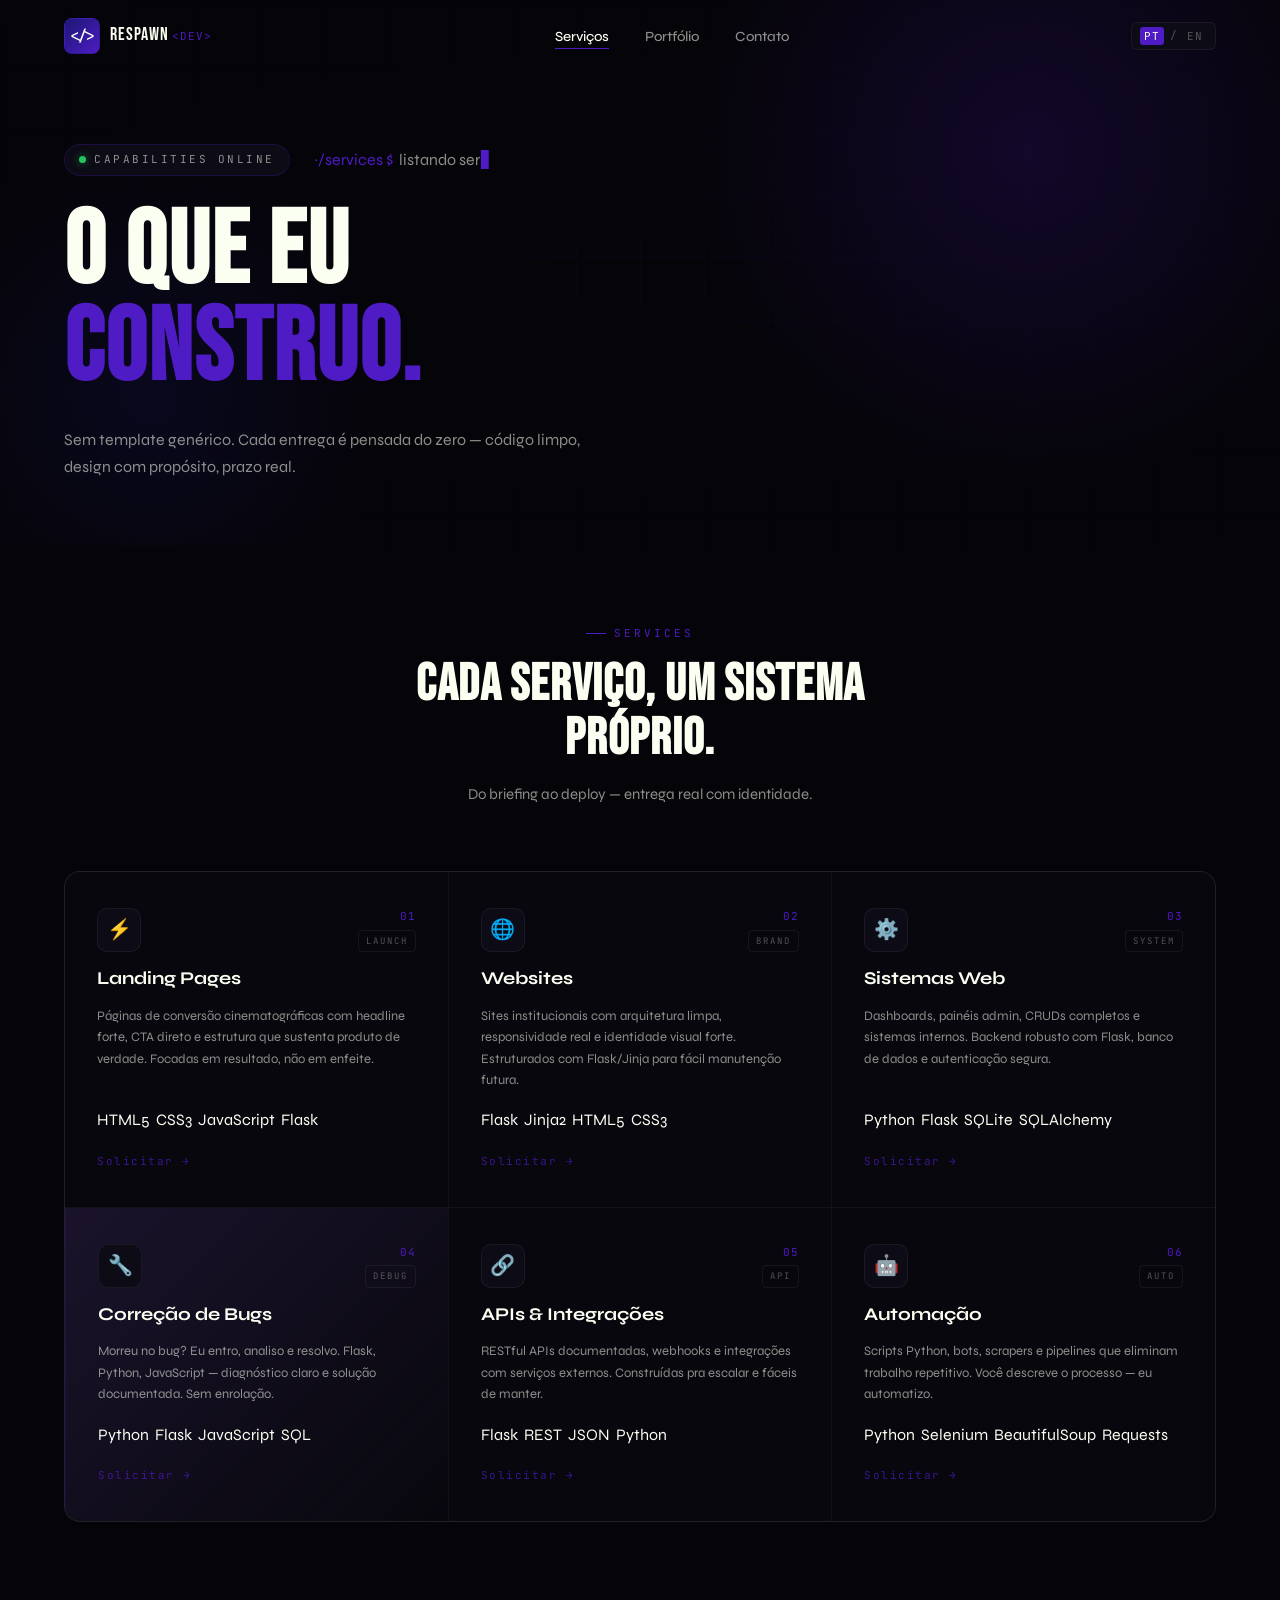
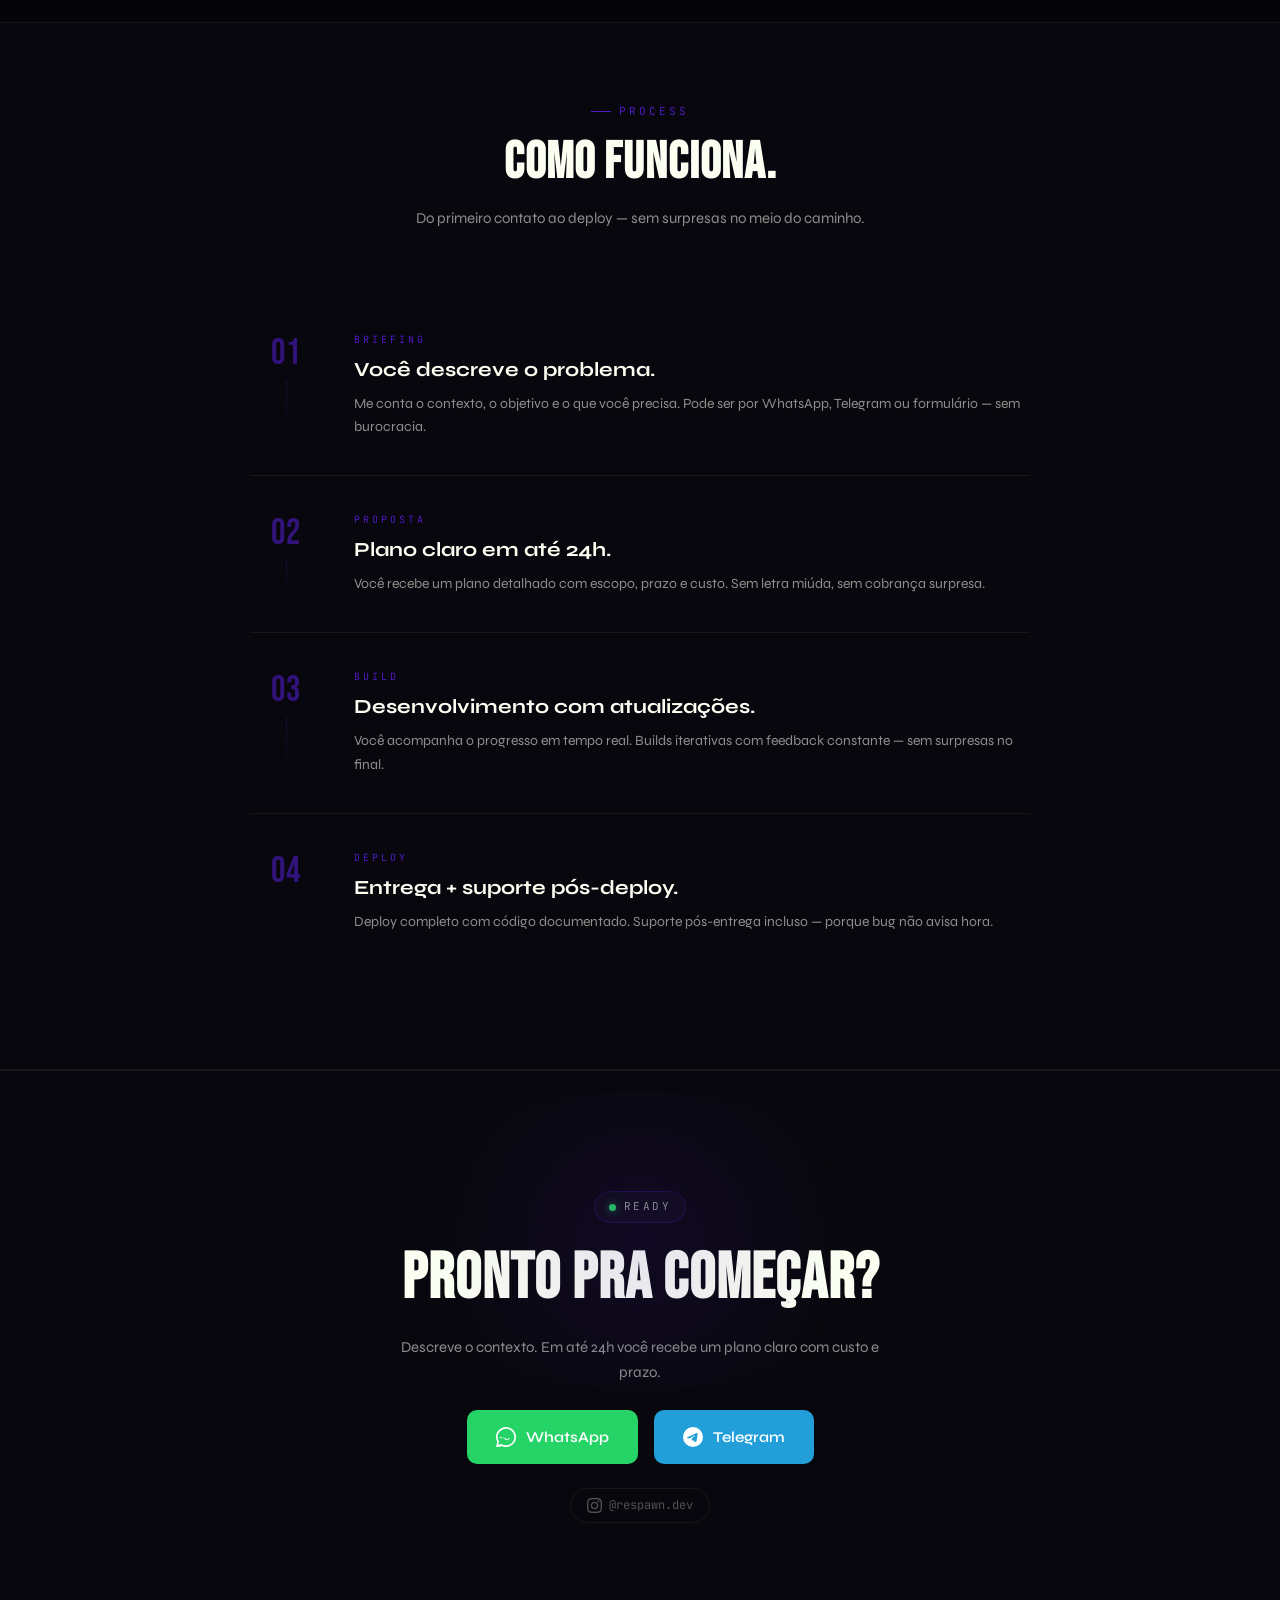
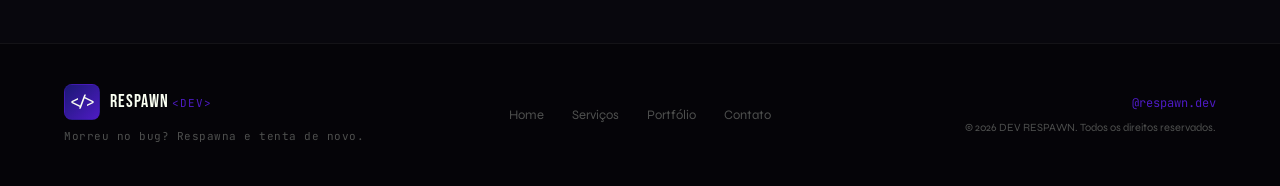
<file: services.html>
<!DOCTYPE html>
<html lang="pt-BR" data-lang="pt">
<head>
    <meta charset="UTF-8">
    <meta name="viewport" content="width=device-width, initial-scale=1.0">
    <title>Dev Respawn — Serviços</title>
    <meta name="description" content="Serviços de desenvolvimento backend, frontend, automação e APIs. Entrega real, sem papo de agência.">
    <link rel="stylesheet" href="./static/css/style.css">
    <link rel="stylesheet" href="./static/css/services.css">
    <link rel="preconnect" href="https://fonts.googleapis.com">
    <link rel="preconnect" href="https://fonts.gstatic.com" crossorigin>
    <link href="https://fonts.googleapis.com/css2?family=Bebas+Neue&family=Syne:wght@400;500;600;700;800&family=JetBrains+Mono:wght@300;400;500&display=swap" rel="stylesheet">
</head>
<body>

    <!-- ═══════════════ NAVBAR ═══════════════ -->
    <nav class="navbar" id="navbar">
        <div class="nav-container">
            <a href="./index.html" class="nav-logo">
                <div class="logo-icon">&lt;/&gt;</div>
                <div class="logo-wordmark">
                    <span class="logo-respawn">RESPAWN</span><span class="logo-dev">&lt;DEV&gt;</span>
                </div>
            </a>

            <ul class="nav-links" id="nav-links">
                <li><a href="./services.html" class="nav-active" data-i18n="nav_services">Serviços</a></li>
                <li><a href="./portfolio.html" data-i18n="nav_portfolio">Portfólio</a></li>
                <li><a href="./contact.html" data-i18n="nav_contact">Contato</a></li>
            </ul>

            <div class="nav-right">
                <div class="lang-toggle">
                    <button class="lang-btn active" data-lang="pt">PT</button>
                    <span class="lang-sep">/</span>
                    <button class="lang-btn" data-lang="en">EN</button>
                </div>
                <button class="hamburger" id="hamburger" aria-label="Abrir menu">
                    <span></span><span></span><span></span>
                </button>
            </div>
        </div>

        <div class="mobile-menu" id="mobile-menu">
            <a href="./services.html" data-i18n="nav_services">Serviços</a>
            <a href="./portfolio.html" data-i18n="nav_portfolio">Portfólio</a>
            <a href="./contact.html" data-i18n="nav_contact">Contato</a>
            <div class="mobile-lang">
                <button class="lang-btn active" data-lang="pt">PT</button>
                <span class="lang-sep">/</span>
                <button class="lang-btn" data-lang="en">EN</button>
            </div>
        </div>
    </nav>

    <!-- ═══════════════ HERO ═══════════════ -->
    <section class="sv-hero">
        <div class="hero-bg">
            <div class="grid-overlay"></div>
            <div class="hero-glow-1"></div>
            <div class="hero-glow-2"></div>
        </div>

        <div class="sv-hero-container">
            <div class="sv-hero-meta">
                <div class="hero-badge">
                    <span class="badge-dot"></span>
                    <span data-i18n="sv_badge">CAPABILITIES ONLINE</span>
                </div>
                <div class="pf-counter">
                    <span class="t-prompt">~/services $&nbsp;</span>
                    <span class="t-text" id="sv-terminal-text"></span><span class="t-cursor">▋</span>
                </div>
            </div>

            <h1 class="sv-hero-title">
                <span data-i18n="sv_title_1">O que eu</span>
                <span class="accent" data-i18n="sv_title_2">construo.</span>
            </h1>

            <p class="sv-hero-sub" data-i18n="sv_sub">
                Sem template genérico. Cada entrega é pensada do zero — código limpo, design com propósito, prazo real.
            </p>
        </div>

        <div class="pf-hero-line"></div>
    </section>

    <!-- ═══════════════ GRID DE SERVIÇOS ═══════════════ -->
    <section class="sv-section">
        <div class="container">
            <div class="section-header fade-up">
                <div class="section-eyebrow" data-i18n="sv_eyebrow">SERVICES</div>
                <h2 class="section-title" data-i18n="sv_grid_title">Cada serviço, um sistema próprio.</h2>
                <p class="section-sub" data-i18n="sv_grid_sub">Do briefing ao deploy — entrega real com identidade.</p>
            </div>

            <div class="sv-grid">

                <!-- 01 Landing Pages -->
                <article class="sv-card fade-up" data-delay="0">
                    <div class="sv-card-header">
                        <div class="sv-card-icon-wrap">
                            <span class="sv-card-icon">⚡</span>
                        </div>
                        <div class="sv-card-meta">
                            <span class="sv-card-num">01</span>
                            <span class="sv-card-tag" data-i18n="sv_tag_1">LAUNCH</span>
                        </div>
                    </div>
                    <h3 class="sv-card-title" data-i18n="sv_name_1">Landing Pages</h3>
                    <p class="sv-card-desc" data-i18n="sv_desc_1">
                        Páginas de conversão cinematográficas com headline forte, CTA direto e estrutura que sustenta produto de verdade. Focadas em resultado, não em enfeite.
                    </p>
                    <div class="sv-card-stack">
                        <span class="pf-stack-chip">HTML5</span>
                        <span class="pf-stack-chip">CSS3</span>
                        <span class="pf-stack-chip">JavaScript</span>
                        <span class="pf-stack-chip">Flask</span>
                    </div>
                    <a href="./contact.html" class="sv-card-cta" data-i18n="sv_cta">Solicitar →</a>
                </article>

                <!-- 02 Websites -->
                <article class="sv-card fade-up" data-delay="80">
                    <div class="sv-card-header">
                        <div class="sv-card-icon-wrap">
                            <span class="sv-card-icon">🌐</span>
                        </div>
                        <div class="sv-card-meta">
                            <span class="sv-card-num">02</span>
                            <span class="sv-card-tag" data-i18n="sv_tag_2">BRAND</span>
                        </div>
                    </div>
                    <h3 class="sv-card-title" data-i18n="sv_name_2">Websites</h3>
                    <p class="sv-card-desc" data-i18n="sv_desc_2">
                        Sites institucionais com arquitetura limpa, responsividade real e identidade visual forte. Estruturados com Flask/Jinja para fácil manutenção futura.
                    </p>
                    <div class="sv-card-stack">
                        <span class="pf-stack-chip">Flask</span>
                        <span class="pf-stack-chip">Jinja2</span>
                        <span class="pf-stack-chip">HTML5</span>
                        <span class="pf-stack-chip">CSS3</span>
                    </div>
                    <a href="./contact.html" class="sv-card-cta" data-i18n="sv_cta">Solicitar →</a>
                </article>

                <!-- 03 Sistemas Web -->
                <article class="sv-card fade-up" data-delay="160">
                    <div class="sv-card-header">
                        <div class="sv-card-icon-wrap">
                            <span class="sv-card-icon">⚙️</span>
                        </div>
                        <div class="sv-card-meta">
                            <span class="sv-card-num">03</span>
                            <span class="sv-card-tag" data-i18n="sv_tag_3">SYSTEM</span>
                        </div>
                    </div>
                    <h3 class="sv-card-title" data-i18n="sv_name_3">Sistemas Web</h3>
                    <p class="sv-card-desc" data-i18n="sv_desc_3">
                        Dashboards, painéis admin, CRUDs completos e sistemas internos. Backend robusto com Flask, banco de dados e autenticação segura.
                    </p>
                    <div class="sv-card-stack">
                        <span class="pf-stack-chip">Python</span>
                        <span class="pf-stack-chip">Flask</span>
                        <span class="pf-stack-chip">SQLite</span>
                        <span class="pf-stack-chip">SQLAlchemy</span>
                    </div>
                    <a href="./contact.html" class="sv-card-cta" data-i18n="sv_cta">Solicitar →</a>
                </article>

                <!-- 04 Correção de Bugs -->
                <article class="sv-card sv-card--highlight fade-up" data-delay="0">
                    <div class="sv-card-header">
                        <div class="sv-card-icon-wrap">
                            <span class="sv-card-icon">🔧</span>
                        </div>
                        <div class="sv-card-meta">
                            <span class="sv-card-num">04</span>
                            <span class="sv-card-tag" data-i18n="sv_tag_4">DEBUG</span>
                        </div>
                    </div>
                    <h3 class="sv-card-title" data-i18n="sv_name_4">Correção de Bugs</h3>
                    <p class="sv-card-desc" data-i18n="sv_desc_4">
                        Morreu no bug? Eu entro, analiso e resolvo. Flask, Python, JavaScript — diagnóstico claro e solução documentada. Sem enrolação.
                    </p>
                    <div class="sv-card-stack">
                        <span class="pf-stack-chip">Python</span>
                        <span class="pf-stack-chip">Flask</span>
                        <span class="pf-stack-chip">JavaScript</span>
                        <span class="pf-stack-chip">SQL</span>
                    </div>
                    <a href="./contact.html" class="sv-card-cta" data-i18n="sv_cta">Solicitar →</a>
                </article>

                <!-- 05 APIs & Integrações -->
                <article class="sv-card fade-up" data-delay="80">
                    <div class="sv-card-header">
                        <div class="sv-card-icon-wrap">
                            <span class="sv-card-icon">🔗</span>
                        </div>
                        <div class="sv-card-meta">
                            <span class="sv-card-num">05</span>
                            <span class="sv-card-tag" data-i18n="sv_tag_5">API</span>
                        </div>
                    </div>
                    <h3 class="sv-card-title" data-i18n="sv_name_5">APIs & Integrações</h3>
                    <p class="sv-card-desc" data-i18n="sv_desc_5">
                        RESTful APIs documentadas, webhooks e integrações com serviços externos. Construídas pra escalar e fáceis de manter.
                    </p>
                    <div class="sv-card-stack">
                        <span class="pf-stack-chip">Flask</span>
                        <span class="pf-stack-chip">REST</span>
                        <span class="pf-stack-chip">JSON</span>
                        <span class="pf-stack-chip">Python</span>
                    </div>
                    <a href="./contact.html" class="sv-card-cta" data-i18n="sv_cta">Solicitar →</a>
                </article>

                <!-- 06 Automação -->
                <article class="sv-card fade-up" data-delay="160">
                    <div class="sv-card-header">
                        <div class="sv-card-icon-wrap">
                            <span class="sv-card-icon">🤖</span>
                        </div>
                        <div class="sv-card-meta">
                            <span class="sv-card-num">06</span>
                            <span class="sv-card-tag" data-i18n="sv_tag_6">AUTO</span>
                        </div>
                    </div>
                    <h3 class="sv-card-title" data-i18n="sv_name_6">Automação</h3>
                    <p class="sv-card-desc" data-i18n="sv_desc_6">
                        Scripts Python, bots, scrapers e pipelines que eliminam trabalho repetitivo. Você descreve o processo — eu automatizo.
                    </p>
                    <div class="sv-card-stack">
                        <span class="pf-stack-chip">Python</span>
                        <span class="pf-stack-chip">Selenium</span>
                        <span class="pf-stack-chip">BeautifulSoup</span>
                        <span class="pf-stack-chip">Requests</span>
                    </div>
                    <a href="./contact.html" class="sv-card-cta" data-i18n="sv_cta">Solicitar →</a>
                </article>

            </div>
        </div>
    </section>

    <!-- ═══════════════ PROCESSO ═══════════════ -->
    <section class="sv-process-section">
        <div class="container">
            <div class="section-header fade-up">
                <div class="section-eyebrow" data-i18n="proc_eyebrow">PROCESS</div>
                <h2 class="section-title" data-i18n="proc_title">Como funciona.</h2>
                <p class="section-sub" data-i18n="proc_sub">Do primeiro contato ao deploy — sem surpresas no meio do caminho.</p>
            </div>

            <div class="sv-process">

                <div class="sv-process-step fade-up" data-delay="0">
                    <div class="sv-step-left">
                        <div class="sv-step-num">01</div>
                        <div class="sv-step-line"></div>
                    </div>
                    <div class="sv-step-body">
                        <div class="sv-step-tag" data-i18n="proc_tag_1">BRIEFING</div>
                        <h3 class="sv-step-title" data-i18n="proc_name_1">Você descreve o problema.</h3>
                        <p class="sv-step-desc" data-i18n="proc_desc_1">
                            Me conta o contexto, o objetivo e o que você precisa. Pode ser por WhatsApp, Telegram ou formulário — sem burocracia.
                        </p>
                    </div>
                </div>

                <div class="sv-process-step fade-up" data-delay="80">
                    <div class="sv-step-left">
                        <div class="sv-step-num">02</div>
                        <div class="sv-step-line"></div>
                    </div>
                    <div class="sv-step-body">
                        <div class="sv-step-tag" data-i18n="proc_tag_2">PROPOSTA</div>
                        <h3 class="sv-step-title" data-i18n="proc_name_2">Plano claro em até 24h.</h3>
                        <p class="sv-step-desc" data-i18n="proc_desc_2">
                            Você recebe um plano detalhado com escopo, prazo e custo. Sem letra miúda, sem cobrança surpresa.
                        </p>
                    </div>
                </div>

                <div class="sv-process-step fade-up" data-delay="160">
                    <div class="sv-step-left">
                        <div class="sv-step-num">03</div>
                        <div class="sv-step-line"></div>
                    </div>
                    <div class="sv-step-body">
                        <div class="sv-step-tag" data-i18n="proc_tag_3">BUILD</div>
                        <h3 class="sv-step-title" data-i18n="proc_name_3">Desenvolvimento com atualizações.</h3>
                        <p class="sv-step-desc" data-i18n="proc_desc_3">
                            Você acompanha o progresso em tempo real. Builds iterativas com feedback constante — sem surpresas no final.
                        </p>
                    </div>
                </div>

                <div class="sv-process-step fade-up" data-delay="240">
                    <div class="sv-step-left">
                        <div class="sv-step-num">04</div>
                    </div>
                    <div class="sv-step-body">
                        <div class="sv-step-tag" data-i18n="proc_tag_4">DEPLOY</div>
                        <h3 class="sv-step-title" data-i18n="proc_name_4">Entrega + suporte pós-deploy.</h3>
                        <p class="sv-step-desc" data-i18n="proc_desc_4">
                            Deploy completo com código documentado. Suporte pós-entrega incluso — porque bug não avisa hora.
                        </p>
                    </div>
                </div>

            </div>
        </div>
    </section>

    <!-- ═══════════════ CTA FINAL ═══════════════ -->
    <section class="section cta-section">
        <div class="container">
            <div class="cta-inner">
                <div class="cta-glow"></div>
                <div class="hero-badge">
                    <span class="badge-dot"></span>
                    <span data-i18n="cta_badge">READY</span>
                </div>
                <h2 class="cta-title" data-i18n="sv_cta_title">Pronto pra começar?</h2>
                <p class="cta-sub" data-i18n="sv_cta_sub">
                    Descreve o contexto. Em até 24h você recebe um plano claro com custo e prazo.
                </p>
                <div class="cta-buttons">
                    <a href="https://wa.me/5553984261057" class="btn-cta whatsapp" target="_blank" rel="noopener noreferrer">
                        <svg viewBox="0 0 24 24" fill="currentColor" width="20" height="20"><path d="M17.472 14.382c-.297-.149-1.758-.867-2.03-.967-.273-.099-.471-.148-.67.15-.197.297-.767.966-.94 1.164-.173.199-.347.223-.644.075-.297-.15-1.255-.463-2.39-1.475-.883-.788-1.761-1.653-2.059-.173-.297-.018-.458.13-.606.134-.133.298-.347.446-.52.149-.174.198-.298.298-.497.099-.198.05-.371-.025-.52-.075-.149-.669-1.612-.916-2.207-.242-.579-.487-.5-.669-.51-.173-.008-.371-.01-.57-.01-.198 0-.52.074-.792.372-.272.297-1.04 1.016-1.04 2.479 0 1.462 1.065 2.875 1.213 3.074.149.198 2.096 3.2 5.077 4.487.709.306 1.262.489 1.694.625.712.227 1.36.195 1.871.118.571-.085 1.758-.719 2.006-1.413.248-.694.248-1.289.173-1.413-.074-.124-.272-.198-.57-.347z"/><path d="M12 0C5.373 0 0 5.373 0 12c0 2.127.558 4.126 1.533 5.857L.057 23.571a.75.75 0 00.932.932l5.714-1.476A11.952 11.952 0 0012 24c6.627 0 12-5.373 12-12S18.627 0 12 0zm0 22c-1.886 0-3.655-.51-5.175-1.402l-.37-.214-3.837.99.99-3.837-.214-.37A9.952 9.952 0 012 12C2 6.486 6.486 2 12 2s10 4.486 10 10-4.486 10-10 10z"/></svg>
                        WhatsApp
                    </a>
                    <a href="https://t.me/RespawnDev0" class="btn-cta telegram" target="_blank" rel="noopener noreferrer">
                        <svg viewBox="0 0 24 24" fill="currentColor" width="20" height="20"><path d="M11.944 0A12 12 0 0 0 0 12a12 12 0 0 0 12 12 12 12 0 0 0 12-12A12 12 0 0 0 12 0a12 12 0 0 0-.056 0zm4.962 7.224c.1-.002.321.023.465.14a.506.506 0 0 1 .171.325c.016.093.036.306.02.472-.18 1.898-.96 6.502-1.36 8.627-.168.9-.499 1.201-.82 1.23-.696.065-1.225-.46-1.9-.902-1.056-.693-1.653-1.124-2.678-1.8-1.185-.78-.417-1.21.258-1.91.177-.184 3.247-2.977 3.307-3.23.007-.032.014-.15-.056-.212s-.174-.041-.249-.024c-.106.024-1.793 1.14-5.061 3.345-.48.33-.913.49-1.302.48-.428-.008-1.252-.241-1.865-.44-.752-.245-1.349-.374-1.297-.789.027-.216.325-.437.893-.663 3.498-1.524 5.83-2.529 6.998-3.014 3.332-1.386 4.025-1.627 4.476-1.635z"/></svg>
                        Telegram
                    </a>
                </div>
                <a href="https://www.instagram.com/respawn.dev/" class="insta-link" target="_blank" rel="noopener noreferrer">
                    <svg viewBox="0 0 24 24" fill="currentColor" width="15" height="15"><path d="M12 2.163c3.204 0 3.584.012 4.85.07 3.252.148 4.771 1.691 4.919 4.919.058 1.265.069 1.645.069 4.849 0 3.205-.012 3.584-.069 4.849-.149 3.225-1.664 4.771-4.919 4.919-1.266.058-1.644.07-4.85.07-3.204 0-3.584-.012-4.849-.07-3.26-.149-4.771-1.699-4.919-4.92-.058-1.265-.07-1.644-.07-4.849 0-3.204.013-3.583.07-4.849.149-3.227 1.664-4.771 4.919-4.919 1.266-.057 1.645-.069 4.849-.069zm0-2.163c-3.259 0-3.667.014-4.947.072-4.358.2-6.78 2.618-6.98 6.98-.059 1.281-.073 1.689-.073 4.948 0 3.259.014 3.668.072 4.948.2 4.358 2.618 6.78 6.98 6.98 1.281.058 1.689.072 4.948.072 3.259 0 3.668-.014 4.948-.072 4.354-.2 6.782-2.618 6.979-6.98.059-1.28.073-1.689.073-4.948 0-3.259-.014-3.667-.072-4.947-.196-4.354-2.617-6.78-6.979-6.98-1.281-.059-1.69-.073-4.949-.073zm0 5.838c-3.403 0-6.162 2.759-6.162 6.162s2.759 6.163 6.162 6.163 6.162-2.759 6.162-6.163c0-3.403-2.759-6.162-6.162-6.162zm0 10.162c-2.209 0-4-1.79-4-4 0-2.209 1.791-4 4-4s4 1.791 4 4c0 2.21-1.791 4-4 4zm6.406-11.845c-.796 0-1.441.645-1.441 1.44s.645 1.44 1.441 1.44c.795 0 1.439-.645 1.439-1.44s-.644-1.44-1.439-1.44z"/></svg>
                    @respawn.dev
                </a>
            </div>
        </div>
    </section>

    <!-- ═══════════════ FOOTER ═══════════════ -->
    <footer class="footer">
        <div class="footer-container">
            <div class="footer-logo-block">
                <a href="./index.html" class="nav-logo">
                    <div class="logo-icon">&lt;/&gt;</div>
                    <div class="logo-wordmark">
                        <span class="logo-respawn">RESPAWN</span><span class="logo-dev">&lt;DEV&gt;</span>
                    </div>
                </a>
                <p class="footer-tagline" data-i18n="footer_tagline">Morreu no bug? Respawna e tenta de novo.</p>
            </div>
            <nav class="footer-links" aria-label="Footer navigation">
                <a href="./index.html" data-i18n="nav_home">Home</a>
                <a href="./services.html" data-i18n="nav_services">Serviços</a>
                <a href="./portfolio.html" data-i18n="nav_portfolio">Portfólio</a>
                <a href="./contact.html" data-i18n="nav_contact">Contato</a>
            </nav>
            <div class="footer-right">
                <a href="https://www.instagram.com/respawn.dev/" class="footer-social" target="_blank" rel="noopener noreferrer">@respawn.dev</a>
                <p class="footer-copy">© 2026 DEV RESPAWN. <span data-i18n="footer_rights">Todos os direitos reservados.</span></p>
            </div>
        </div>
    </footer>

    <script src="./static/js/app.js"></script>
    <script src="./static/js/services.js"></script>
</body>
</html>
</file>
<file: static/css/style.css>
/* ═══════════════════════════════════════════════════════════════════
   DEV RESPAWN — style.css
   Salvar em: static/css/style.css
═══════════════════════════════════════════════════════════════════ */

/* ── RESET & VARS ─────────────────────────────────────────────── */
*, *::before, *::after { box-sizing: border-box; margin: 0; padding: 0; }

:root {
  --midnight:    #1B1873;
  --blue:        #4E1BC4;
  --raisin:      #262325;
  --sugar:       #FAFFF2;

  /* surfaces */
  --bg:          #050408;
  --surface-1:   #08070d;
  --surface-2:   #0d0b15;
  --border:      rgba(78, 27, 196, 0.25);
  --border-soft: rgba(250, 255, 242, 0.06);

  /* text */
  --text-primary:   #FAFFF2;
  --text-secondary: rgba(250, 255, 242, 0.55);
  --text-muted:     rgba(250, 255, 242, 0.3);

  /* accent */
  --accent:      #4E1BC4;
  --accent-glow: rgba(78, 27, 196, 0.4);

  /* fonts */
  --font-display: 'Bebas Neue', sans-serif;
  --font-body:    'Syne', sans-serif;
  --font-mono:    'JetBrains Mono', monospace;

  /* spacing */
  --section-gap: 120px;
  --container:   1200px;
  --nav-h:       72px;

  /* transitions */
  --ease:        cubic-bezier(0.4, 0, 0.2, 1);
  --ease-out:    cubic-bezier(0, 0, 0.2, 1);
}

html {
  scroll-behavior: smooth;
  -webkit-font-smoothing: antialiased;
}

body {
  font-family: var(--font-body);
  background: var(--bg);
  color: var(--text-primary);
  overflow-x: hidden;
  line-height: 1.6;
}

a { text-decoration: none; color: inherit; }
ul { list-style: none; }
img { display: block; max-width: 100%; }

/* ── SCROLLBAR ──────────────────────────────────────────────────── */
::-webkit-scrollbar { width: 4px; }
::-webkit-scrollbar-track { background: var(--bg); }
::-webkit-scrollbar-thumb { background: var(--blue); border-radius: 2px; }

/* ── UTILITIES ──────────────────────────────────────────────────── */
.container {
  max-width: var(--container);
  margin: 0 auto;
  padding: 0 24px;
}

.section {
  padding: var(--section-gap) 0;
}

.section-eyebrow {
  font-family: var(--font-mono);
  font-size: 11px;
  letter-spacing: 3px;
  color: var(--blue);
  text-transform: uppercase;
  margin-bottom: 16px;
  display: flex;
  align-items: center;
  gap: 8px;
}
.section-eyebrow::before {
  content: '';
  width: 20px;
  height: 1px;
  background: var(--blue);
}

.section-header {
  text-align: center;
  max-width: 600px;
  margin: 0 auto 64px;
}
.section-header .section-eyebrow { justify-content: center; }

.section-title {
  font-family: var(--font-display);
  font-size: clamp(32px, 4vw, 52px);
  line-height: 1.05;
  letter-spacing: 1px;
  color: var(--text-primary);
  margin-bottom: 16px;
}

.section-sub {
  font-size: 15px;
  color: var(--text-secondary);
  line-height: 1.7;
}

/* ── NAVBAR ─────────────────────────────────────────────────────── */
.navbar {
  position: fixed;
  top: 0;
  left: 0;
  right: 0;
  z-index: 100;
  height: var(--nav-h);
  transition: background 0.4s var(--ease), border-color 0.4s var(--ease);
  border-bottom: 1px solid transparent;
}

.navbar.scrolled {
  background: rgba(14, 13, 18, 0.88);
  backdrop-filter: blur(20px);
  -webkit-backdrop-filter: blur(20px);
  border-color: var(--border-soft);
}

.nav-container {
  max-width: var(--container);
  margin: 0 auto;
  padding: 0 24px;
  height: 100%;
  display: flex;
  align-items: center;
  justify-content: space-between;
  gap: 32px;
}

/* Logo */
.nav-logo {
  display: flex;
  align-items: center;
  gap: 10px;
  flex-shrink: 0;
}

.logo-icon {
  font-family: var(--font-mono);
  font-size: 15px;
  font-weight: 500;
  color: var(--sugar);
  background: linear-gradient(135deg, var(--midnight), var(--blue));
  width: 36px;
  height: 36px;
  border-radius: 8px;
  display: grid;
  place-items: center;
  border: 1px solid var(--border);
}

.logo-wordmark {
  display: flex;
  align-items: baseline;
  gap: 3px;
}
.logo-respawn {
  font-family: var(--font-display);
  font-size: 18px;
  letter-spacing: 1px;
  color: var(--sugar);
}
.logo-dev {
  font-family: var(--font-mono);
  font-size: 11px;
  color: var(--blue);
  letter-spacing: 1px;
}

/* Nav links */
.nav-links {
  display: flex;
  align-items: center;
  gap: 36px;
}

.nav-links a {
  font-family: var(--font-body);
  font-size: 14px;
  font-weight: 500;
  color: var(--text-secondary);
  transition: color 0.2s var(--ease);
  position: relative;
}
.nav-links a::after {
  content: '';
  position: absolute;
  bottom: -4px;
  left: 0;
  width: 0;
  height: 1px;
  background: var(--blue);
  transition: width 0.3s var(--ease);
}
.nav-links a:hover { color: var(--text-primary); }
.nav-links a:hover::after { width: 100%; }

/* Lang toggle */
.nav-right {
  display: flex;
  align-items: center;
  gap: 20px;
}

.lang-toggle {
  display: flex;
  align-items: center;
  gap: 6px;
  background: var(--surface-2);
  border: 1px solid var(--border-soft);
  border-radius: 6px;
  padding: 4px 8px;
}

.lang-btn {
  font-family: var(--font-mono);
  font-size: 11px;
  letter-spacing: 1px;
  background: none;
  border: none;
  cursor: pointer;
  color: var(--text-muted);
  padding: 2px 4px;
  border-radius: 3px;
  transition: all 0.2s;
}
.lang-btn.active {
  color: var(--sugar);
  background: var(--blue);
}
.lang-btn:hover:not(.active) { color: var(--text-primary); }
.lang-sep {
  font-family: var(--font-mono);
  font-size: 11px;
  color: var(--text-muted);
}

/* Hamburger */
.hamburger {
  display: none;
  flex-direction: column;
  gap: 5px;
  background: none;
  border: none;
  cursor: pointer;
  padding: 4px;
}
.hamburger span {
  display: block;
  width: 22px;
  height: 1.5px;
  background: var(--sugar);
  transition: all 0.3s var(--ease);
  border-radius: 2px;
}
.hamburger.open span:nth-child(1) { transform: translateY(6.5px) rotate(45deg); }
.hamburger.open span:nth-child(2) { opacity: 0; }
.hamburger.open span:nth-child(3) { transform: translateY(-6.5px) rotate(-45deg); }

/* Mobile menu */
.mobile-menu {
  display: none;
  flex-direction: column;
  gap: 0;
  background: rgba(14, 13, 18, 0.97);
  backdrop-filter: blur(20px);
  border-top: 1px solid var(--border-soft);
  padding: 16px 24px 24px;
  animation: slideDown 0.3s var(--ease-out);
}
.mobile-menu a {
  font-size: 15px;
  font-weight: 500;
  color: var(--text-secondary);
  padding: 14px 0;
  border-bottom: 1px solid var(--border-soft);
  transition: color 0.2s;
}
.mobile-menu a:hover { color: var(--text-primary); }
.mobile-menu.open { display: flex; }
.mobile-lang {
  display: flex;
  align-items: center;
  gap: 6px;
  margin-top: 16px;
}

@keyframes slideDown {
  from { opacity: 0; transform: translateY(-8px); }
  to   { opacity: 1; transform: translateY(0); }
}

/* ── HERO ────────────────────────────────────────────────────────── */
.hero {
  position: relative;
  min-height: 100vh;
  display: flex;
  align-items: center;
  padding-top: var(--nav-h);
  overflow: hidden;
}

/* Background */
.hero-bg {
  position: absolute;
  inset: 0;
  z-index: 0;
}

.grid-overlay {
  position: absolute;
  inset: 0;
  background-image:
    linear-gradient(rgba(78,27,196,0.06) 1px, transparent 1px),
    linear-gradient(90deg, rgba(78,27,196,0.06) 1px, transparent 1px);
  background-size: 64px 64px;
  mask-image: radial-gradient(ellipse 80% 60% at 50% 50%, black, transparent);
}

.hero-glow-1 {
  position: absolute;
  width: 700px;
  height: 700px;
  border-radius: 50%;
  background: radial-gradient(circle, rgba(78,27,196,0.18) 0%, transparent 70%);
  top: -200px;
  right: -100px;
  animation: drift 12s ease-in-out infinite;
}

.hero-glow-2 {
  position: absolute;
  width: 500px;
  height: 500px;
  border-radius: 50%;
  background: radial-gradient(circle, rgba(27,24,115,0.2) 0%, transparent 70%);
  bottom: -100px;
  left: -100px;
  animation: drift 16s ease-in-out infinite reverse;
}

@keyframes drift {
  0%, 100% { transform: translate(0, 0); }
  50%       { transform: translate(30px, -30px); }
}

/* Hero layout */
.hero-container {
  position: relative;
  z-index: 1;
  max-width: var(--container);
  margin: 0 auto;
  padding: 80px 24px;
  display: grid;
  grid-template-columns: 1fr 1fr;
  align-items: center;
  gap: 80px;
  width: 100%;
}

/* Hero content */
.hero-content {
  display: flex;
  flex-direction: column;
  gap: 24px;
}

/* Badge */
.hero-badge {
  display: inline-flex;
  align-items: center;
  gap: 8px;
  font-family: var(--font-mono);
  font-size: 11px;
  letter-spacing: 2.5px;
  color: var(--text-secondary);
  background: var(--surface-2);
  border: 1px solid var(--border);
  border-radius: 100px;
  padding: 6px 14px;
  width: fit-content;
}

.badge-dot {
  width: 7px;
  height: 7px;
  border-radius: 50%;
  background: #22c55e;
  box-shadow: 0 0 8px rgba(34, 197, 94, 0.6);
  animation: pulse-dot 2s ease-in-out infinite;
}

@keyframes pulse-dot {
  0%, 100% { opacity: 1; }
  50%       { opacity: 0.4; }
}

/* Terminal bar */
.terminal-bar {
  display: flex;
  align-items: center;
  font-family: var(--font-mono);
  font-size: 13px;
  color: var(--text-muted);
  height: 20px;
}

.t-prompt { color: var(--blue); }
.t-text   { color: var(--text-secondary); }

.t-cursor {
  color: var(--blue);
  animation: blink 1s step-end infinite;
  margin-left: 1px;
}

@keyframes blink {
  0%, 100% { opacity: 1; }
  50%       { opacity: 0; }
}

/* Hero title */
.hero-title {
  display: flex;
  flex-direction: column;
  font-family: var(--font-display);
  font-size: clamp(44px, 5.5vw, 72px);
  line-height: 1.0;
  letter-spacing: 1.5px;
  color: var(--text-primary);
}

.title-line { display: block; }
.title-line.accent { color: var(--blue); }

/* Hero sub */
.hero-sub {
  font-size: 16px;
  color: var(--text-secondary);
  line-height: 1.7;
  max-width: 460px;
}

/* CTAs */
.hero-ctas {
  display: flex;
  align-items: center;
  gap: 16px;
  flex-wrap: wrap;
}

.btn-primary {
  display: inline-flex;
  align-items: center;
  gap: 8px;
  background: var(--blue);
  color: var(--sugar);
  font-family: var(--font-body);
  font-size: 14px;
  font-weight: 600;
  padding: 13px 24px;
  border-radius: 8px;
  border: 1px solid transparent;
  transition: all 0.25s var(--ease);
  position: relative;
  overflow: hidden;
}
.btn-primary::before {
  content: '';
  position: absolute;
  inset: 0;
  background: linear-gradient(135deg, rgba(255,255,255,0.08), transparent);
  opacity: 0;
  transition: opacity 0.25s;
}
.btn-primary:hover {
  transform: translateY(-2px);
  box-shadow: 0 8px 32px var(--accent-glow);
}
.btn-primary:hover::before { opacity: 1; }
.btn-arrow { transition: transform 0.2s; }
.btn-primary:hover .btn-arrow { transform: translateX(4px); }

.btn-ghost {
  display: inline-flex;
  align-items: center;
  font-family: var(--font-body);
  font-size: 14px;
  font-weight: 500;
  color: var(--text-secondary);
  padding: 13px 24px;
  border-radius: 8px;
  border: 1px solid var(--border-soft);
  background: transparent;
  transition: all 0.25s var(--ease);
}
.btn-ghost:hover {
  color: var(--text-primary);
  border-color: var(--border);
  background: var(--surface-2);
}

/* Meta pills */
.hero-meta {
  display: flex;
  align-items: center;
  gap: 12px;
  flex-wrap: wrap;
}

.meta-pill {
  display: inline-flex;
  align-items: center;
  gap: 7px;
  font-family: var(--font-mono);
  font-size: 11px;
  color: var(--text-muted);
  background: var(--surface-2);
  border: 1px solid var(--border-soft);
  border-radius: 100px;
  padding: 5px 12px;
}
.meta-dot {
  width: 6px;
  height: 6px;
  border-radius: 50%;
}
.meta-dot.online {
  background: #22c55e;
  box-shadow: 0 0 6px rgba(34,197,94,0.5);
  animation: pulse-dot 2s ease-in-out infinite;
}
.meta-label { color: var(--text-muted); }

/* ── HERO PHOTO ──────────────────────────────────────────────────── */
.hero-visual {
  display: flex;
  justify-content: center;
  align-items: center;
  position: relative;
}

.photo-hex-wrapper {
  position: relative;
  width: 380px;
  height: 420px;
}

/* Canvas de partículas atrás da foto */
#particle-canvas {
  position: absolute;
  inset: -60px;
  width: calc(100% + 120px);
  height: calc(100% + 120px);
  pointer-events: none;
  z-index: 0;
}

/* Hex clip-path */
.hex-border {
  position: absolute;
  inset: -4px;
  background: linear-gradient(135deg, var(--blue), var(--midnight), var(--blue));
  clip-path: polygon(28% 0%, 72% 0%, 100% 50%, 72% 100%, 28% 100%, 0% 50%);
  animation: rotate-hue 6s linear infinite;
  z-index: 1;
}

@keyframes rotate-hue {
  0%   { filter: hue-rotate(0deg); }
  100% { filter: hue-rotate(360deg); }
}

.hex-frame {
  position: absolute;
  inset: 4px;
  clip-path: polygon(28% 0%, 72% 0%, 100% 50%, 72% 100%, 28% 100%, 0% 50%);
  overflow: hidden;
  background: var(--raisin);
  z-index: 1;
}

.hero-photo {
  width: 100%;
  height: 100%;
  object-fit: cover;
  object-position: top center;
  filter: saturate(0.9) brightness(0.95);
  transition: filter 0.5s;
}
.photo-hex-wrapper:hover .hero-photo {
  filter: saturate(1.1) brightness(1.05);
}

/* Glow base embaixo do hex */
.hex-glow-base {
  position: absolute;
  inset: -20px;
  clip-path: polygon(28% 0%, 72% 0%, 100% 50%, 72% 100%, 28% 100%, 0% 50%);
  background: radial-gradient(ellipse at 50% 80%, rgba(78,27,196,0.55) 0%, transparent 70%);
  filter: blur(18px);
  z-index: 0;
  animation: pulse-glow 3s ease-in-out infinite;
}

@keyframes pulse-glow {
  0%, 100% { opacity: 0.7; transform: scale(1); }
  50%       { opacity: 1;   transform: scale(1.04); }
}

/* Hex tag */
.hex-tag {
  position: absolute;
  bottom: 20px;
  left: 50%;
  transform: translateX(-50%);
  display: flex;
  align-items: center;
  gap: 8px;
  font-family: var(--font-mono);
  font-size: 11px;
  background: rgba(14,13,18,0.9);
  border: 1px solid var(--border);
  border-radius: 6px;
  padding: 6px 12px;
  white-space: nowrap;
  backdrop-filter: blur(8px);
}
.hex-tag-key { color: var(--blue); }
.hex-tag-val { color: var(--text-secondary); }

/* Corners HUD */
.hex-corner {
  position: absolute;
  width: 16px;
  height: 16px;
}
.hex-corner.top-right {
  top: 12px;
  right: 40px;
  border-top: 1.5px solid var(--blue);
  border-right: 1.5px solid var(--blue);
}
.hex-corner.bottom-left {
  bottom: 12px;
  left: 40px;
  border-bottom: 1.5px solid var(--blue);
  border-left: 1.5px solid var(--blue);
}

/* Scroll hint */
.hero-scroll-hint {
  position: absolute;
  bottom: 32px;
  left: 50%;
  transform: translateX(-50%);
  display: flex;
  flex-direction: column;
  align-items: center;
  gap: 8px;
  font-family: var(--font-mono);
  font-size: 10px;
  letter-spacing: 2px;
  color: var(--text-muted);
  text-transform: uppercase;
  animation: fade-bounce 2s ease-in-out infinite;
}
.scroll-line {
  width: 1px;
  height: 32px;
  background: linear-gradient(to bottom, var(--blue), transparent);
}

@keyframes fade-bounce {
  0%, 100% { opacity: 0.4; transform: translateX(-50%) translateY(0); }
  50%       { opacity: 0.8; transform: translateX(-50%) translateY(6px); }
}

/* ── SERVICES ────────────────────────────────────────────────────── */
.services-section {
  background: var(--surface-1);
  border-top: 1px solid var(--border-soft);
  border-bottom: 1px solid var(--border-soft);
}

.services-grid {
  display: grid;
  grid-template-columns: repeat(3, 1fr);
  gap: 1px;
  background: var(--border-soft);
  border: 1px solid var(--border-soft);
  border-radius: 16px;
  overflow: hidden;
}

.svc-card {
  background: var(--surface-1);
  padding: 32px;
  display: flex;
  flex-direction: column;
  gap: 12px;
  transition: background 0.3s var(--ease);
  position: relative;
}
.svc-card::before {
  content: '';
  position: absolute;
  inset: 0;
  background: linear-gradient(135deg, rgba(78,27,196,0.05), transparent);
  opacity: 0;
  transition: opacity 0.3s;
}
.svc-card:hover { background: var(--surface-2); }
.svc-card:hover::before { opacity: 1; }

.svc-card-top {
  display: flex;
  align-items: center;
  justify-content: space-between;
}
.svc-icon { font-size: 22px; }
.svc-tag {
  font-family: var(--font-mono);
  font-size: 9px;
  letter-spacing: 2px;
  color: var(--blue);
  border: 1px solid var(--border);
  border-radius: 4px;
  padding: 3px 7px;
}

.svc-card h3 {
  font-family: var(--font-body);
  font-size: 17px;
  font-weight: 700;
  color: var(--text-primary);
}

.svc-card p {
  font-size: 13px;
  color: var(--text-secondary);
  line-height: 1.6;
  flex: 1;
}

.svc-link {
  font-family: var(--font-mono);
  font-size: 11px;
  color: var(--blue);
  letter-spacing: 1px;
  margin-top: 8px;
  transition: letter-spacing 0.2s;
}
.svc-card:hover .svc-link { letter-spacing: 2px; }

/* ── DIFERENCIAIS ───────────────────────────────────────────────── */
.diff-section { background: var(--bg); }

.diff-grid {
  display: grid;
  grid-template-columns: 1fr 1fr;
  gap: 80px;
  align-items: center;
}

.diff-left {
  display: flex;
  flex-direction: column;
  gap: 20px;
}

.diff-list {
  display: flex;
  flex-direction: column;
  gap: 0;
}

.diff-item {
  display: flex;
  align-items: center;
  gap: 14px;
  padding: 14px 0;
  border-bottom: 1px solid var(--border-soft);
  font-size: 15px;
  color: var(--text-secondary);
  transition: color 0.2s, padding-left 0.2s;
}
.diff-item:last-child { border-bottom: none; }
.diff-item:hover { color: var(--text-primary); padding-left: 4px; }

.diff-dot {
  width: 6px;
  height: 6px;
  border-radius: 50%;
  background: var(--blue);
  flex-shrink: 0;
}

/* Stats grid */
.stats-grid {
  display: grid;
  grid-template-columns: 1fr 1fr;
  gap: 12px;
}

.stat-card {
  background: var(--surface-1);
  border: 1px solid var(--border-soft);
  border-radius: 12px;
  padding: 28px 24px;
  display: flex;
  flex-direction: column;
  gap: 6px;
  transition: border-color 0.3s, transform 0.3s;
}
.stat-card:hover {
  border-color: var(--border);
  transform: translateY(-2px);
}

.stat-num {
  font-family: var(--font-display);
  font-size: 48px;
  color: var(--text-primary);
  line-height: 1;
  letter-spacing: 1px;
}

.stat-label {
  font-family: var(--font-mono);
  font-size: 11px;
  color: var(--text-muted);
  letter-spacing: 1px;
}

.tagline-card {
  grid-column: span 2;
  background: linear-gradient(135deg, var(--midnight), rgba(78,27,196,0.3));
  border-color: var(--border);
  flex-direction: row;
  align-items: center;
  gap: 16px;
}

.tagline-icon {
  font-family: var(--font-mono);
  font-size: 28px;
  color: var(--blue);
  opacity: 0.6;
  flex-shrink: 0;
}

.tagline-card p {
  font-size: 14px;
  color: var(--text-secondary);
  line-height: 1.5;
}
.tagline-card strong { color: var(--sugar); }

/* ── CTA SECTION ────────────────────────────────────────────────── */
.cta-section {
  background: var(--surface-1);
  border-top: 1px solid var(--border-soft);
}

.cta-inner {
  position: relative;
  max-width: 680px;
  margin: 0 auto;
  text-align: center;
  display: flex;
  flex-direction: column;
  align-items: center;
  gap: 24px;
}

.cta-glow {
  position: absolute;
  width: 500px;
  height: 300px;
  border-radius: 50%;
  background: radial-gradient(circle, rgba(78,27,196,0.12) 0%, transparent 70%);
  top: -100px;
  left: 50%;
  transform: translateX(-50%);
  pointer-events: none;
}

.cta-title {
  font-family: var(--font-display);
  font-size: clamp(36px, 5vw, 64px);
  letter-spacing: 1px;
  line-height: 1.0;
  color: var(--text-primary);
}

.cta-sub {
  font-size: 15px;
  color: var(--text-secondary);
  line-height: 1.7;
  max-width: 480px;
}

.cta-buttons {
  display: flex;
  gap: 16px;
  flex-wrap: wrap;
  justify-content: center;
}

.btn-cta {
  display: inline-flex;
  align-items: center;
  gap: 10px;
  font-family: var(--font-body);
  font-size: 15px;
  font-weight: 600;
  padding: 14px 28px;
  border-radius: 10px;
  border: 1px solid transparent;
  transition: all 0.25s var(--ease);
  cursor: pointer;
}
.btn-cta:hover {
  transform: translateY(-3px);
}

.btn-cta.whatsapp {
  background: #25D366;
  color: #fff;
}
.btn-cta.whatsapp:hover { box-shadow: 0 8px 24px rgba(37,211,102,0.3); }

.btn-cta.telegram {
  background: #229ED9;
  color: #fff;
}
.btn-cta.telegram:hover { box-shadow: 0 8px 24px rgba(34,158,217,0.3); }

.insta-link {
  display: inline-flex;
  align-items: center;
  gap: 7px;
  font-family: var(--font-mono);
  font-size: 12px;
  color: var(--text-muted);
  border: 1px solid var(--border-soft);
  border-radius: 100px;
  padding: 7px 16px;
  transition: all 0.2s;
}
.insta-link:hover {
  color: var(--text-primary);
  border-color: var(--border);
}

/* ── FOOTER ─────────────────────────────────────────────────────── */
.footer {
  border-top: 1px solid var(--border-soft);
  background: var(--bg);
  padding: 40px 0;
}

.footer-container {
  max-width: var(--container);
  margin: 0 auto;
  padding: 0 24px;
  display: grid;
  grid-template-columns: 1fr auto 1fr;
  align-items: center;
  gap: 40px;
}

.footer-logo-block {
  display: flex;
  flex-direction: column;
  gap: 8px;
}

.footer-tagline {
  font-family: var(--font-mono);
  font-size: 11px;
  color: var(--text-muted);
  letter-spacing: 0.5px;
}

.footer-links {
  display: flex;
  align-items: center;
  gap: 28px;
}
.footer-links a {
  font-size: 13px;
  color: var(--text-muted);
  transition: color 0.2s;
}
.footer-links a:hover { color: var(--text-primary); }

.footer-right {
  display: flex;
  flex-direction: column;
  align-items: flex-end;
  gap: 6px;
}

.footer-social {
  font-family: var(--font-mono);
  font-size: 12px;
  color: var(--blue);
  transition: color 0.2s;
}
.footer-social:hover { color: var(--text-primary); }

.footer-copy {
  font-size: 11px;
  color: var(--text-muted);
}

/* ── ANIMAÇÕES DE ENTRADA (scroll) ──────────────────────────────── */
.fade-up {
  opacity: 0;
  transform: translateY(24px);
  transition: opacity 0.6s var(--ease-out), transform 0.6s var(--ease-out);
}
.fade-up.visible {
  opacity: 1;
  transform: translateY(0);
}

/* ── RESPONSIVIDADE ─────────────────────────────────────────────── */

/* Tablet */
@media (max-width: 1024px) {
  :root { --section-gap: 80px; }

  .hero-container {
    grid-template-columns: 1fr;
    gap: 48px;
    padding: 60px 24px;
    text-align: center;
  }

  .hero-content { align-items: center; }
  .hero-sub { max-width: 100%; }

  .terminal-bar { justify-content: center; }

  .hero-visual { order: -1; }
  .photo-hex-wrapper { width: 280px; height: 310px; }

  .hero-scroll-hint { display: none; }

  .services-grid { grid-template-columns: repeat(2, 1fr); }

  .diff-grid { grid-template-columns: 1fr; gap: 48px; }
  .diff-left { text-align: left; }

  .footer-container {
    grid-template-columns: 1fr 1fr;
    grid-template-rows: auto auto;
  }
  .footer-logo-block { grid-column: 1; grid-row: 1; }
  .footer-right { grid-column: 2; grid-row: 1; }
  .footer-links {
    grid-column: 1 / -1;
    grid-row: 2;
    border-top: 1px solid var(--border-soft);
    padding-top: 24px;
    justify-content: center;
  }
}

/* Mobile */
@media (max-width: 768px) {
  :root { --section-gap: 64px; }

  .nav-links { display: none; }
  .hamburger { display: flex; }

  .hero-title { font-size: clamp(38px, 10vw, 52px); }

  .hero-ctas { justify-content: center; }
  .hero-meta { justify-content: center; }

  .photo-hex-wrapper { width: 240px; height: 265px; }

  .services-grid { grid-template-columns: 1fr; }
  .svc-card { padding: 24px; }

  .stats-grid { grid-template-columns: 1fr 1fr; }
  .tagline-card { grid-column: span 2; }

  .cta-buttons { flex-direction: column; align-items: center; }
  .btn-cta { width: 100%; max-width: 300px; justify-content: center; }

  .footer-container {
    grid-template-columns: 1fr;
    text-align: center;
  }
  .footer-logo-block { align-items: center; }
  .footer-links { justify-content: center; flex-wrap: wrap; gap: 16px; }
  .footer-right { align-items: center; }
}

@media (max-width: 400px) {
  .hero-title { font-size: 36px; }
  .photo-hex-wrapper { width: 200px; height: 222px; }
  .stats-grid { grid-template-columns: 1fr; }
  .tagline-card { grid-column: span 1; }
}
</file>
<file: static/css/contact.css>
/* ═══════════════════════════════════════════════════════════════════
   DEV RESPAWN — contact.css
   Salvar em: static/css/contact.css
   Requer: style.css carregado antes
═══════════════════════════════════════════════════════════════════ */

/* ── HERO ──────────────────────────────────────────────────────── */
.ct-hero {
  position: relative;
  padding-top: calc(var(--nav-h) + 72px);
  overflow: hidden;
}

.ct-hero-container {
  position: relative;
  z-index: 1;
  max-width: var(--container);
  margin: 0 auto;
  padding: 0 24px 64px;
  display: flex;
  flex-direction: column;
  gap: 28px;
}

.ct-hero-meta {
  display: flex;
  align-items: center;
  gap: 24px;
  flex-wrap: wrap;
}

.ct-hero-title {
  font-family: var(--font-display);
  font-size: clamp(52px, 8vw, 110px);
  line-height: 0.95;
  letter-spacing: 2px;
  display: flex;
  flex-direction: column;
  color: var(--text-primary);
}

.ct-hero-title .accent { color: var(--blue); }

.ct-hero-sub {
  font-size: 16px;
  color: var(--text-secondary);
  line-height: 1.7;
  max-width: 520px;
}

/* ── SEÇÃO PRINCIPAL ───────────────────────────────────────────── */
.ct-section {
  padding: 80px 0 120px;
}

.ct-grid {
  display: grid;
  grid-template-columns: 1fr 1fr;
  gap: 64px;
  align-items: start;
}

/* ── FORMULÁRIO ────────────────────────────────────────────────── */
.ct-form-wrap {
  display: flex;
  flex-direction: column;
  gap: 32px;
}

.ct-form-header {
  display: flex;
  flex-direction: column;
  gap: 10px;
}

.ct-form-title {
  font-family: var(--font-display);
  font-size: clamp(28px, 3vw, 40px);
  letter-spacing: 1px;
  color: var(--text-primary);
  line-height: 1.05;
}

.ct-form-sub {
  font-size: 14px;
  color: var(--text-secondary);
  line-height: 1.6;
}

.ct-form {
  display: flex;
  flex-direction: column;
  gap: 20px;
}

/* Fields */
.ct-field {
  display: flex;
  flex-direction: column;
  gap: 8px;
}

.ct-label {
  font-family: var(--font-mono);
  font-size: 11px;
  letter-spacing: 2px;
  color: var(--text-muted);
  text-transform: uppercase;
}

.ct-input {
  width: 100%;
  background: var(--surface-1);
  border: 1px solid var(--border-soft);
  border-radius: 10px;
  padding: 14px 16px;
  font-family: var(--font-body);
  font-size: 14px;
  color: var(--text-primary);
  outline: none;
  transition: border-color 0.25s var(--ease), box-shadow 0.25s var(--ease), background 0.25s;
  -webkit-appearance: none;
  appearance: none;
}

.ct-input::placeholder { color: var(--text-muted); }

.ct-input:focus {
  border-color: var(--blue);
  background: var(--surface-2);
  box-shadow: 0 0 0 3px rgba(78, 27, 196, 0.12);
}

/* Select */
.ct-select-wrap {
  position: relative;
}

.ct-select {
  cursor: pointer;
  padding-right: 40px;
}

.ct-select option {
  background: var(--surface-2);
  color: var(--text-primary);
}

.ct-select-arrow {
  position: absolute;
  right: 14px;
  top: 50%;
  transform: translateY(-50%);
  color: var(--text-muted);
  font-size: 14px;
  pointer-events: none;
}

/* Textarea */
.ct-textarea {
  resize: vertical;
  min-height: 120px;
  line-height: 1.6;
}

/* Budget grid */
.ct-budget-grid {
  display: grid;
  grid-template-columns: 1fr 1fr;
  gap: 8px;
}

.ct-budget-btn {
  font-family: var(--font-mono);
  font-size: 11px;
  letter-spacing: 1px;
  color: var(--text-muted);
  background: var(--surface-1);
  border: 1px solid var(--border-soft);
  border-radius: 8px;
  padding: 12px 8px;
  cursor: pointer;
  transition: all 0.2s var(--ease);
  text-align: center;
}

.ct-budget-btn:hover {
  border-color: var(--border);
  color: var(--text-secondary);
  background: var(--surface-2);
}

.ct-budget-btn.active {
  border-color: var(--blue);
  color: var(--sugar);
  background: rgba(78, 27, 196, 0.18);
  box-shadow: 0 0 16px rgba(78, 27, 196, 0.12);
}

/* Submit */
.ct-submit {
  display: flex;
  align-items: center;
  justify-content: center;
  gap: 10px;
  background: #25D366;
  color: #fff;
  font-family: var(--font-body);
  font-size: 15px;
  font-weight: 700;
  padding: 16px 28px;
  border-radius: 10px;
  border: none;
  cursor: pointer;
  transition: all 0.25s var(--ease);
  margin-top: 4px;
}

.ct-submit:hover {
  transform: translateY(-2px);
  box-shadow: 0 8px 32px rgba(37, 211, 102, 0.3);
}

.ct-submit:active { transform: translateY(0); }

/* Erro de validação */
.ct-input.error {
  border-color: rgba(239, 68, 68, 0.6);
  box-shadow: 0 0 0 3px rgba(239, 68, 68, 0.1);
}

.ct-field-error {
  font-family: var(--font-mono);
  font-size: 10px;
  letter-spacing: 1px;
  color: rgba(239, 68, 68, 0.8);
  margin-top: 2px;
}

/* ── SIDEBAR ───────────────────────────────────────────────────── */
.ct-sidebar {
  display: flex;
  flex-direction: column;
  gap: 48px;
  position: sticky;
  top: calc(var(--nav-h) + 32px);
}

/* Canais */
.ct-channels {
  display: flex;
  flex-direction: column;
  gap: 16px;
}

.ct-sidebar-title {
  font-family: var(--font-display);
  font-size: clamp(22px, 2.5vw, 30px);
  letter-spacing: 1px;
  color: var(--text-primary);
  line-height: 1.1;
}

.ct-channel-list {
  display: flex;
  flex-direction: column;
  gap: 8px;
}

.ct-channel {
  display: flex;
  align-items: center;
  gap: 14px;
  padding: 16px 18px;
  background: var(--surface-1);
  border: 1px solid var(--border-soft);
  border-radius: 12px;
  transition: all 0.25s var(--ease);
}

.ct-channel:hover {
  border-color: var(--border);
  background: var(--surface-2);
  transform: translateX(4px);
}

.ct-channel-icon {
  width: 40px;
  height: 40px;
  border-radius: 10px;
  display: grid;
  place-items: center;
  flex-shrink: 0;
}

.ct-channel-icon--wa  { background: rgba(37, 211, 102, 0.12); color: #25D366; }
.ct-channel-icon--tg  { background: rgba(34, 158, 217, 0.12); color: #229ED9; }
.ct-channel-icon--ig  { background: rgba(225, 48, 108, 0.12);  color: #E1306C; }

.ct-channel-body {
  display: flex;
  flex-direction: column;
  gap: 2px;
  flex: 1;
}

.ct-channel-name {
  font-size: 14px;
  font-weight: 600;
  color: var(--text-primary);
}

.ct-channel-tag {
  font-family: var(--font-mono);
  font-size: 10px;
  letter-spacing: 1px;
  color: var(--text-muted);
}

.ct-channel-arrow {
  font-size: 16px;
  color: var(--blue);
  opacity: 0;
  transform: translateX(-4px);
  transition: all 0.2s;
}

.ct-channel:hover .ct-channel-arrow {
  opacity: 1;
  transform: translateX(0);
}

.ct-response-pill {
  display: inline-flex;
  align-items: center;
  gap: 8px;
  font-family: var(--font-mono);
  font-size: 11px;
  color: var(--text-muted);
  background: var(--surface-2);
  border: 1px solid var(--border-soft);
  border-radius: 100px;
  padding: 7px 14px;
  width: fit-content;
}

/* ── FAQ ───────────────────────────────────────────────────────── */
.ct-faq {
  display: flex;
  flex-direction: column;
  gap: 16px;
}

.ct-faq-list {
  display: flex;
  flex-direction: column;
  gap: 0;
}

.ct-faq-item {
  border-bottom: 1px solid var(--border-soft);
}

.ct-faq-item:first-child { border-top: 1px solid var(--border-soft); }

.ct-faq-q {
  width: 100%;
  display: flex;
  align-items: center;
  justify-content: space-between;
  gap: 16px;
  padding: 16px 0;
  background: none;
  border: none;
  cursor: pointer;
  font-family: var(--font-body);
  font-size: 14px;
  font-weight: 600;
  color: var(--text-secondary);
  text-align: left;
  transition: color 0.2s;
}

.ct-faq-q:hover { color: var(--text-primary); }
.ct-faq-q[aria-expanded="true"] { color: var(--text-primary); }

.ct-faq-icon {
  font-family: var(--font-mono);
  font-size: 18px;
  color: var(--blue);
  flex-shrink: 0;
  transition: transform 0.3s var(--ease);
  line-height: 1;
}

.ct-faq-q[aria-expanded="true"] .ct-faq-icon {
  transform: rotate(45deg);
}

.ct-faq-a {
  overflow: hidden;
}

.ct-faq-a p {
  font-size: 13px;
  color: var(--text-secondary);
  line-height: 1.7;
  padding-bottom: 16px;
}

/* Nav link ativo */
.nav-active { color: var(--text-primary) !important; }
.nav-active::after { width: 100% !important; }

/* ── RESPONSIVIDADE ────────────────────────────────────────────── */
@media (max-width: 1024px) {
  .ct-grid {
    grid-template-columns: 1fr;
    gap: 56px;
  }
  .ct-sidebar { position: static; }
}

@media (max-width: 768px) {
  .ct-hero-title { font-size: clamp(44px, 12vw, 72px); }
  .ct-budget-grid { grid-template-columns: 1fr 1fr; }
  .ct-hero-meta { flex-direction: column; align-items: flex-start; gap: 12px; }
}

@media (max-width: 400px) {
  .ct-budget-grid { grid-template-columns: 1fr; }
}
</file>
<file: static/css/portfolio.css>
/* ═══════════════════════════════════════════════════════════════════
   DEV RESPAWN — portfolio.css
   Salvar em: static/css/portfolio.css
   Requer: style.css carregado antes
═══════════════════════════════════════════════════════════════════ */

/* ── HERO DO PORTFÓLIO ─────────────────────────────────────────── */
.pf-hero {
  position: relative;
  padding-top: calc(var(--nav-h) + 72px);
  padding-bottom: 0;
  overflow: hidden;
}

.pf-hero-container {
  position: relative;
  z-index: 1;
  max-width: var(--container);
  margin: 0 auto;
  padding: 0 24px 64px;
  display: flex;
  flex-direction: column;
  gap: 28px;
}

.pf-hero-meta {
  display: flex;
  align-items: center;
  gap: 24px;
  flex-wrap: wrap;
}

/* Terminal no hero do portfolio */
.pf-counter {
  display: flex;
  align-items: center;
  font-family: var(--font-mono);
  font-size: 12px;
  color: var(--text-muted);
}

.pf-hero-title {
  font-family: var(--font-display);
  font-size: clamp(52px, 8vw, 110px);
  line-height: 0.95;
  letter-spacing: 2px;
  display: flex;
  flex-direction: column;
  gap: 0;
  color: var(--text-primary);
}

.pf-hero-title .accent {
  color: var(--blue);
}

.pf-hero-sub {
  font-size: 16px;
  color: var(--text-secondary);
  line-height: 1.7;
  max-width: 520px;
}

/* Filtros */
.pf-filters {
  display: flex;
  align-items: center;
  gap: 8px;
  flex-wrap: wrap;
}

.pf-filter {
  font-family: var(--font-mono);
  font-size: 11px;
  letter-spacing: 2px;
  background: transparent;
  border: 1px solid var(--border-soft);
  color: var(--text-muted);
  border-radius: 100px;
  padding: 8px 16px;
  cursor: pointer;
  transition: all 0.25s var(--ease);
}

.pf-filter:hover {
  border-color: var(--border);
  color: var(--text-secondary);
  background: var(--surface-2);
}

.pf-filter.active {
  border-color: var(--blue);
  color: var(--sugar);
  background: rgba(78, 27, 196, 0.18);
  box-shadow: 0 0 20px rgba(78, 27, 196, 0.15);
}

/* Linha separadora */
.pf-hero-line {
  height: 1px;
  background: linear-gradient(90deg, transparent, var(--border), transparent);
  max-width: var(--container);
  margin: 0 auto;
  width: 100%;
}

/* ── SEÇÃO DE PROJETOS ─────────────────────────────────────────── */
.pf-section {
  padding: 80px 0 120px;
}

.pf-section .container {
  display: flex;
  flex-direction: column;
  gap: 16px;
}

/* ── CARD BASE ─────────────────────────────────────────────────── */
.pf-card {
  border-radius: 16px;
  border: 1px solid var(--border-soft);
  background: var(--surface-1);
  overflow: hidden;
  transition: border-color 0.4s var(--ease), transform 0.4s var(--ease), box-shadow 0.4s var(--ease);
}

.pf-card:hover {
  border-color: var(--border);
  box-shadow: 0 24px 80px rgba(0, 0, 0, 0.5), 0 0 0 1px rgba(78, 27, 196, 0.12);
}

/* Imagem wrapper */
.pf-card-img-wrap {
  position: relative;
  overflow: hidden;
}

.pf-card-img {
  width: 100%;
  height: 100%;
  object-fit: cover;
  object-position: top center;
  display: block;
  transition: transform 0.7s var(--ease), filter 0.5s var(--ease);
  filter: saturate(0.88) brightness(0.9);
}

.pf-card:hover .pf-card-img {
  transform: scale(1.04);
  filter: saturate(1) brightness(0.75);
}

/* Scan lines cinematográficas */
.pf-card-scan {
  position: absolute;
  inset: 0;
  background: repeating-linear-gradient(
    180deg,
    rgba(250, 255, 242, 0.03) 0px,
    rgba(250, 255, 242, 0.03) 1px,
    transparent 1px,
    transparent 5px
  );
  pointer-events: none;
  z-index: 1;
}

/* Glow de borda */
.pf-card-glow {
  position: absolute;
  inset: 0;
  background: radial-gradient(ellipse 70% 50% at 50% 0%, rgba(78, 27, 196, 0.28), transparent);
  opacity: 0;
  pointer-events: none;
  z-index: 2;
  transition: opacity 0.5s;
}

.pf-card:hover .pf-card-glow {
  opacity: 1;
}

/* Badge HUD na imagem */
.pf-hud-badge {
  position: absolute;
  top: 16px;
  left: 16px;
  display: flex;
  align-items: center;
  gap: 8px;
  z-index: 3;
}

.pf-hud-index {
  font-family: var(--font-mono);
  font-size: 12px;
  font-weight: 500;
  color: var(--blue);
  background: rgba(5, 4, 8, 0.85);
  border: 1px solid var(--border);
  border-radius: 6px;
  padding: 4px 10px;
  backdrop-filter: blur(8px);
}

.pf-hud-cat {
  font-family: var(--font-mono);
  font-size: 10px;
  letter-spacing: 2px;
  color: var(--text-muted);
  background: rgba(5, 4, 8, 0.8);
  border: 1px solid var(--border-soft);
  border-radius: 6px;
  padding: 4px 10px;
  backdrop-filter: blur(8px);
}

/* Corpo do card */
.pf-card-body {
  padding: 28px 32px 32px;
  display: flex;
  flex-direction: column;
  gap: 12px;
}

.pf-card-body--compact {
  padding: 20px 24px 24px;
  gap: 8px;
}

.pf-card-index {
  font-family: var(--font-mono);
  font-size: 11px;
  color: var(--blue);
  letter-spacing: 2px;
}

.pf-card-title {
  font-family: var(--font-display);
  font-size: clamp(22px, 2.5vw, 32px);
  letter-spacing: 1px;
  color: var(--text-primary);
  line-height: 1.1;
}

.pf-card--grid .pf-card-title {
  font-size: clamp(18px, 1.8vw, 22px);
}

.pf-card-desc {
  font-size: 14px;
  color: var(--text-secondary);
  line-height: 1.65;
  max-width: 580px;
}

/* Stack */
.pf-stack {
  display: flex;
  flex-wrap: wrap;
  gap: 6px;
}

.pf-stack-chip {
  font-family: var(--font-mono);
  font-size: 10px;
  letter-spacing: 1.5px;
  text-transform: uppercase;
  color: var(--text-muted);
  background: var(--surface-2);
  border: 1px solid var(--border-soft);
  border-radius: 100px;
  padding: 4px 10px;
  transition: border-color 0.2s, color 0.2s;
}

.pf-card:hover .pf-stack-chip {
  border-color: var(--border);
  color: var(--text-secondary);
}

/* Ações */
.pf-card-actions {
  display: flex;
  gap: 12px;
  flex-wrap: wrap;
  margin-top: 8px;
}

.pf-btn {
  font-size: 13px;
  padding: 11px 22px;
}

/* Nav link ativo */
.nav-active {
  color: var(--text-primary) !important;
}
.nav-active::after {
  width: 100% !important;
}

/* ─────────────────────────────────────────────────────────────────
   FEATURED CARD — projeto em destaque (ocupa largura toda)
───────────────────────────────────────────────────────────────── */
.pf-card--featured {
  display: grid;
  grid-template-columns: 1.1fr 0.9fr;
}

.pf-card--featured .pf-card-img-wrap {
  min-height: 420px;
}

.pf-card--featured .pf-card-body {
  padding: 40px 40px;
  justify-content: center;
}

.pf-card--featured .pf-card-title {
  font-size: clamp(28px, 3.5vw, 48px);
}

.pf-card--featured .pf-card-desc {
  font-size: 15px;
}

/* ─────────────────────────────────────────────────────────────────
   GRID CARDS — layout 2 colunas
───────────────────────────────────────────────────────────────── */
.pf-grid-wrapper {
  display: grid;
  grid-template-columns: 1fr 1fr;
  gap: 16px;
}

/* Se não tem wrapper explícito, o container usa flex column
   e os grid cards ficam um abaixo do outro no mobile.
   No desktop, vamos agrupar eles via JS ou via nth-child */
.pf-card--grid {
  display: flex;
  flex-direction: column;
}

.pf-card--grid .pf-card-img-wrap {
  min-height: 260px;
}

/* Overlay que aparece no hover */
.pf-card-overlay {
  position: absolute;
  inset: 0;
  background: linear-gradient(
    to top,
    rgba(5, 4, 8, 0.95) 0%,
    rgba(5, 4, 8, 0.6) 50%,
    transparent 100%
  );
  display: flex;
  flex-direction: column;
  justify-content: flex-end;
  padding: 20px;
  gap: 14px;
  z-index: 4;
  opacity: 0;
  transform: translateY(8px);
  transition: opacity 0.4s var(--ease), transform 0.4s var(--ease);
}

.pf-card:hover .pf-card-overlay {
  opacity: 1;
  transform: translateY(0);
}

.pf-stack--overlay .pf-stack-chip {
  background: rgba(5, 4, 8, 0.7);
  backdrop-filter: blur(8px);
}

.pf-overlay-actions {
  display: flex;
  gap: 10px;
  flex-wrap: wrap;
}

.pf-overlay-btn {
  font-family: var(--font-mono);
  font-size: 11px;
  letter-spacing: 1.5px;
  padding: 8px 16px;
  border-radius: 8px;
  transition: all 0.2s;
  background: var(--blue);
  color: var(--sugar);
  border: 1px solid transparent;
}

.pf-overlay-btn--ghost {
  background: transparent;
  border-color: var(--border);
  color: var(--text-secondary);
}

.pf-overlay-btn:hover { opacity: 0.85; }

/* ── EMPTY STATE ───────────────────────────────────────────────── */
.pf-empty {
  text-align: center;
  padding: 80px 24px;
  display: flex;
  flex-direction: column;
  align-items: center;
  gap: 16px;
}

.pf-empty-title {
  font-family: var(--font-display);
  font-size: 28px;
  letter-spacing: 1px;
  color: var(--text-primary);
}

.pf-empty-sub {
  font-size: 14px;
  color: var(--text-secondary);
}

/* ── CARDS OCULTOS (filtro) ────────────────────────────────────── */
.pf-card.hidden-card {
  display: none;
}

/* ── RESPONSIVIDADE ─────────────────────────────────────────────── */
@media (max-width: 1024px) {
  .pf-card--featured {
    grid-template-columns: 1fr;
  }
  .pf-card--featured .pf-card-img-wrap {
    min-height: 300px;
  }
  .pf-card--featured .pf-card-body {
    padding: 28px 28px;
  }
}

@media (max-width: 768px) {
  .pf-hero-title {
    font-size: clamp(44px, 12vw, 72px);
  }

  .pf-card--grid .pf-card-img-wrap {
    min-height: 200px;
  }

  .pf-card-body {
    padding: 20px 20px 24px;
  }

  /* No mobile mostra overlay sempre visível */
  .pf-card-overlay {
    opacity: 1;
    transform: none;
    background: linear-gradient(to top, rgba(5,4,8,0.9) 0%, transparent 60%);
  }
}

@media (max-width: 480px) {
  .pf-filters {
    gap: 6px;
  }
  .pf-filter {
    padding: 7px 12px;
    font-size: 10px;
  }
  .pf-card--featured .pf-card-img-wrap {
    min-height: 220px;
  }
}
</file>
<file: static/css/services.css>
/* ═══════════════════════════════════════════════════════════════════
   DEV RESPAWN — services.css
   Salvar em: static/css/services.css
   Requer: style.css carregado antes
═══════════════════════════════════════════════════════════════════ */

/* ── HERO ──────────────────────────────────────────────────────── */
.sv-hero {
  position: relative;
  padding-top: calc(var(--nav-h) + 72px);
  overflow: hidden;
}

.sv-hero-container {
  position: relative;
  z-index: 1;
  max-width: var(--container);
  margin: 0 auto;
  padding: 0 24px 64px;
  display: flex;
  flex-direction: column;
  gap: 28px;
}

.sv-hero-meta {
  display: flex;
  align-items: center;
  gap: 24px;
  flex-wrap: wrap;
}

.sv-hero-title {
  font-family: var(--font-display);
  font-size: clamp(52px, 8vw, 110px);
  line-height: 0.95;
  letter-spacing: 2px;
  display: flex;
  flex-direction: column;
  color: var(--text-primary);
}

.sv-hero-title .accent { color: var(--blue); }

.sv-hero-sub {
  font-size: 16px;
  color: var(--text-secondary);
  line-height: 1.7;
  max-width: 520px;
}

/* ── GRID DE SERVIÇOS ──────────────────────────────────────────── */
.sv-section {
  padding: 80px 0 100px;
}

.sv-grid {
  display: grid;
  grid-template-columns: repeat(3, 1fr);
  gap: 1px;
  background: var(--border-soft);
  border: 1px solid var(--border-soft);
  border-radius: 16px;
  overflow: hidden;
}

/* Card base */
.sv-card {
  background: var(--surface-1);
  padding: 36px 32px;
  display: flex;
  flex-direction: column;
  gap: 16px;
  position: relative;
  transition: background 0.35s var(--ease);
  overflow: hidden;
}

.sv-card::before {
  content: '';
  position: absolute;
  inset: 0;
  background: linear-gradient(135deg, rgba(78, 27, 196, 0.07), transparent 60%);
  opacity: 0;
  transition: opacity 0.35s;
  pointer-events: none;
}

.sv-card:hover { background: var(--surface-2); }
.sv-card:hover::before { opacity: 1; }

/* Card destacado (debug) */
.sv-card--highlight {
  background: linear-gradient(135deg, rgba(78, 27, 196, 0.12), var(--surface-1));
  border-left: 1px solid rgba(78, 27, 196, 0.3);
}

.sv-card--highlight:hover {
  background: linear-gradient(135deg, rgba(78, 27, 196, 0.2), var(--surface-2));
}

/* Header do card */
.sv-card-header {
  display: flex;
  align-items: flex-start;
  justify-content: space-between;
}

.sv-card-icon-wrap {
  width: 44px;
  height: 44px;
  background: var(--surface-2);
  border: 1px solid var(--border-soft);
  border-radius: 10px;
  display: grid;
  place-items: center;
  transition: border-color 0.3s, background 0.3s;
}

.sv-card:hover .sv-card-icon-wrap {
  border-color: var(--border);
  background: rgba(78, 27, 196, 0.12);
}

.sv-card-icon { font-size: 20px; }

.sv-card-meta {
  display: flex;
  flex-direction: column;
  align-items: flex-end;
  gap: 4px;
}

.sv-card-num {
  font-family: var(--font-mono);
  font-size: 11px;
  color: var(--blue);
  letter-spacing: 1px;
}

.sv-card-tag {
  font-family: var(--font-mono);
  font-size: 9px;
  letter-spacing: 2px;
  color: var(--text-muted);
  border: 1px solid var(--border-soft);
  border-radius: 4px;
  padding: 3px 7px;
  transition: border-color 0.2s, color 0.2s;
}

.sv-card:hover .sv-card-tag {
  border-color: var(--border);
  color: var(--blue);
}

/* Conteúdo */
.sv-card-title {
  font-family: var(--font-body);
  font-size: 18px;
  font-weight: 700;
  color: var(--text-primary);
  line-height: 1.2;
}

.sv-card-desc {
  font-size: 13px;
  color: var(--text-secondary);
  line-height: 1.65;
  flex: 1;
}

.sv-card-stack {
  display: flex;
  flex-wrap: wrap;
  gap: 6px;
}

.sv-card-cta {
  font-family: var(--font-mono);
  font-size: 11px;
  letter-spacing: 1.5px;
  color: var(--blue);
  margin-top: 4px;
  transition: letter-spacing 0.25s, opacity 0.2s;
  opacity: 0.7;
}

.sv-card:hover .sv-card-cta {
  letter-spacing: 3px;
  opacity: 1;
}

/* ── PROCESSO ──────────────────────────────────────────────────── */
.sv-process-section {
  padding: 80px 0 100px;
  background: var(--surface-1);
  border-top: 1px solid var(--border-soft);
  border-bottom: 1px solid var(--border-soft);
}

.sv-process {
  display: flex;
  flex-direction: column;
  gap: 0;
  max-width: 780px;
  margin: 0 auto;
  position: relative;
}

.sv-process-step {
  display: grid;
  grid-template-columns: 72px 1fr;
  gap: 32px;
  padding: 36px 0;
  border-bottom: 1px solid var(--border-soft);
  transition: padding-left 0.3s var(--ease);
}

.sv-process-step:last-child { border-bottom: none; }
.sv-process-step:hover { padding-left: 8px; }

/* Lado esquerdo */
.sv-step-left {
  display: flex;
  flex-direction: column;
  align-items: center;
  gap: 0;
  padding-top: 4px;
}

.sv-step-num {
  font-family: var(--font-display);
  font-size: 36px;
  color: var(--blue);
  line-height: 1;
  letter-spacing: 1px;
  opacity: 0.6;
  transition: opacity 0.3s;
}

.sv-process-step:hover .sv-step-num { opacity: 1; }

.sv-step-line {
  width: 1px;
  flex: 1;
  min-height: 24px;
  background: linear-gradient(to bottom, var(--border), transparent);
  margin-top: 8px;
}

/* Corpo */
.sv-step-body {
  display: flex;
  flex-direction: column;
  gap: 10px;
}

.sv-step-tag {
  font-family: var(--font-mono);
  font-size: 10px;
  letter-spacing: 3px;
  color: var(--blue);
  text-transform: uppercase;
}

.sv-step-title {
  font-family: var(--font-body);
  font-size: 20px;
  font-weight: 700;
  color: var(--text-primary);
  line-height: 1.2;
}

.sv-step-desc {
  font-size: 14px;
  color: var(--text-secondary);
  line-height: 1.7;
}

/* Nav link ativo */
.nav-active {
  color: var(--text-primary) !important;
}
.nav-active::after {
  width: 100% !important;
}

/* ── RESPONSIVIDADE ────────────────────────────────────────────── */
@media (max-width: 1024px) {
  .sv-grid { grid-template-columns: repeat(2, 1fr); }
}

@media (max-width: 768px) {
  .sv-hero-title { font-size: clamp(44px, 12vw, 72px); }
  .sv-grid { grid-template-columns: 1fr; }
  .sv-card { padding: 28px 24px; }

  .sv-process-step {
    grid-template-columns: 48px 1fr;
    gap: 20px;
  }

  .sv-step-num { font-size: 28px; }
  .sv-step-title { font-size: 17px; }
}

@media (max-width: 480px) {
  .sv-process-step { padding: 28px 0; }
  .sv-hero-meta { flex-direction: column; align-items: flex-start; gap: 12px; }
}
</file>
